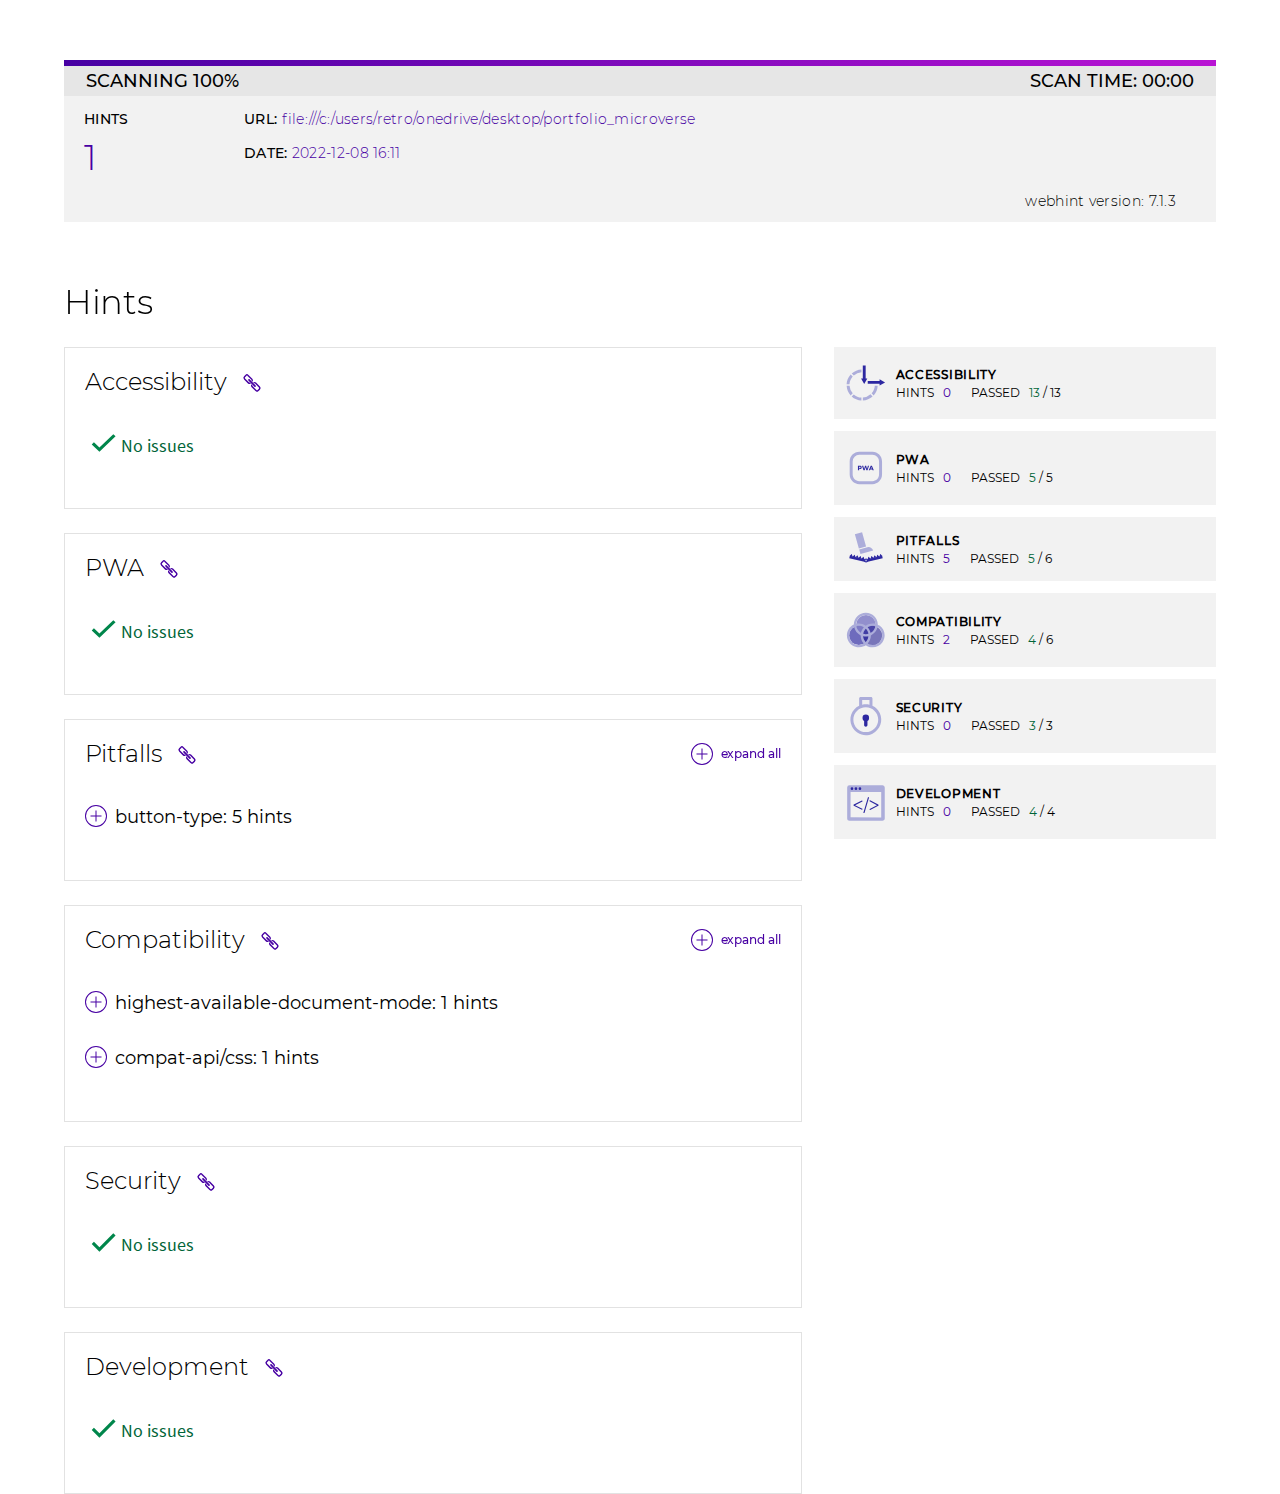
<file: hint-report/file--C--Users-Retro-OneDrive-Desktop-Portfolio_Microverse.html>
<!DOCTYPE html>
<html lang="en">
<head>
    <meta charset="utf-8">
    <title>Webhint</title>
    <meta name="viewport" content="width=device-width, initial-scale=1">
    
    
        <link rel="icon" href="[data-uri]">
    



    
        <style>
            /* Content from file: styles/fonts.css */
            @font-face {
    font-family: "Montserrat";
    font-style: normal;
    font-weight: 300;
    src: local("Montserrat Light"), local("Montserrat-Light"), url('[data-uri]') format("woff2"), url('[data-uri]') format("woff");
    unicode-range: U+0000-00FF, U+0131, U+0152-0153, U+02BB-02BC, U+02C6, U+02DA, U+02DC, U+2000-206F, U+2074, U+20AC, U+2122, U+2191, U+2193, U+2212, U+2215, U+FEFF, U+FFFD;
}

@font-face {
    font-family: "Montserrat";
    font-style: normal;
    font-weight: 400;
    src: local("Montserrat Regular"), local("Montserrat-Regular"), url('[data-uri]') format("woff2"), url('[data-uri]') format("woff");
    unicode-range: U+0000-00FF, U+0131, U+0152-0153, U+02BB-02BC, U+02C6, U+02DA, U+02DC, U+2000-206F, U+2074, U+20AC, U+2122, U+2191, U+2193, U+2212, U+2215, U+FEFF, U+FFFD;
}

@font-face {
    font-family: "Montserrat";
    font-style: normal;
    font-weight: 500;
    src: local("Montserrat Medium"), local("Montserrat-Medium"), url('[data-uri]') format("woff2"), url('[data-uri]') format("woff");
    unicode-range: U+0000-00FF, U+0131, U+0152-0153, U+02BB-02BC, U+02C6, U+02DA, U+02DC, U+2000-206F, U+2074, U+20AC, U+2122, U+2191, U+2193, U+2212, U+2215, U+FEFF, U+FFFD;
}

@font-face {
    font-family: "Source Sans Pro";
    font-style: normal;
    font-weight: 400;
    src: local("Source Sans Pro Regular"), local("SourceSansPro-Regular"), url('[data-uri]') format("woff2"), url('[data-uri]') format("woff");
    unicode-range: U+0000-00FF, U+0131, U+0152-0153, U+02BB-02BC, U+02C6, U+02DA, U+02DC, U+2000-206F, U+2074, U+20AC, U+2122, U+2191, U+2193, U+2212, U+2215, U+FEFF, U+FFFD;
}

        </style>
    
        <style>
            /* Content from file: styles/base.css */
            /*
 *	BASE
 * =============================================
 */

* {
    box-sizing: border-box;
    margin: 0;
    padding: 0;
}

a {
    text-decoration: none;
}

a:hover {
    text-decoration: underline;
}

button, input, select {
    font: inherit;
}

img {
    border: 0;
}

/* Style focusable elements that need focus ring. Others reset and receive border styles in controls/color.css */
a:focus,
li:focus,
ul:focus,
button:focus,
summary:focus,
[tabindex="0"]:focus {
    outline: 1px dashed;
}

/*
Vertical rhythm
Sets a margin on select block level elements that have a previous sibling.
 */

* + p,
* + ol,
* + ul,
* + dl,
* + fieldset,
* + label,
* + pre,
* + blockquote,
* + img {
    margin-top: 2.4rem;
}

        </style>
    
        <style>
            /* Content from file: styles/controls.css */
            /*
 * BUTTONS
 * ---------------------------------------------
 */

button,
a.button {
    min-width: 16rem;
    max-width: 100%;
    border: 1px solid transparent;

    /* needed to override Chrome styles */
    border-radius: 0;
    padding: 1.2rem 1.6rem;

    color: #fff;
    letter-spacing: .1rem;
    text-transform: uppercase;

    overflow: hidden;
    white-space: nowrap;
    text-overflow: ellipsis;

    /* needed for .button as doesn’t always get default control behaviours */
    display: inline-block;
    text-align: center;
    cursor: pointer;
}

button:hover,
button:focus,
.button:hover,
.button:focus {
    border-color: hsla(0, 0%, 0%, .4);
}

button:active,
.button:active {
    border-color: transparent;
    background-color: hsla(0, 0%, 0%, .4);
}

        </style>
    
        <style>
            /* Content from file: styles/type.css */
            /*
 * TYPOGRAPHY
 * =============================================
 */

/*
    Base font size: 10px for easy rem to px conversion.
    Use % so if user increases their default font-size, it doesn’t wipe that out
*/
html {
    font-size: 62.5%;
}

/* use em rather than rem due to IE9–10 rem in font shorthand bug. */
body {
    font: 1.8em/1.4 base, "Source Sans Pro", Verdana, sans-serif;
}

/*	Headings and Captions */

/* only elements get top margin. Semantic classes only get the font/text styles */
h1,
h2,
h3,
h4,
h5,
button,
legend,
.headline,
.heading,
.subheading,
.title,
.subtitle,
.subtitle--alt,
.caption--alt,
.button,
.button--alt,
.scan-heading,
.category,
.rule-list,
.rule-title,
.rule-tile__category,
[class*="-badge"],
.scan-overview,
.docs-button,
.anchor-top,
.feature__cta {
    font-family: "Montserrat", sans-serif;
}


h1,
h2,
.headline,
.heading,
.scan-heading {
    letter-spacing: -.01em;

    position: relative;
    max-width: 64rem;
    z-index: 1;
}

.headline::before,
.heading::before {
    content: "";
    position: absolute;
    left: 0;
    top: -.5rem;
    height: .5rem;
    width: 5rem;
}

h1,
h2,
h3,
h6,
caption,
.headline,
.heading,
.subheading,
.title,
.subcaption {
    font-weight: 300;
    line-height: 1.2;
}

h3,
h4,
.title,
.subtitle,
.subtitle--alt {
    font-weight: 300;
}

h2,
.subheading {
    font-size: 2.6rem;
}

h3,
.title,
.scan-heading {
    font-size: 2rem;
}

h4,
caption,
.subtitle {
    font-size: 1.8rem;
}

@media (min-width: 48em) {

    h2,
    .subheading {
        font-size: 3.4rem;
    }

    h3,
    .title {
        font-size: 2.4rem;
    }

    h4,
    caption,
    .subtitle {
        font-size: 2rem;
    }

}

/* Maximum line lengths */
details,
p,
li {
    max-width: 64rem;
}

        </style>
    
        <style>
            /* Content from file: styles/layouts.css */
            /*
 * LAYOUTS
 * =============================================
 * @Dependencies: base.css, structure.css
 */

.container::after,
.layout::after,
.module::after {
    display: block;
    clear: both;
    content: "";
}

.layout {
    margin-right: 0;
    margin-left: 0;
}

.module {
    margin-top: 2.4rem;
    width: 100%;
}

.module:first-child {
    margin-top: 0;
}

@media (min-width: 33.75em) {

    .layout {
        margin-right: -1.2rem;
        margin-left: -1.2rem;
    }

    .module {
        float: left;
        padding-right: 1.2rem;
        padding-left: 1.2rem;
    }

}

@media (min-width: 48em) {

    .layout {
        margin-left: -1.6rem;
        margin-right: -1.6rem;
    }

    .module {
        padding-right: 1.6rem;
        padding-left: 1.6rem;
    }

}

/* Primary + Secondary */

@media (min-width: 48em) {

    .module--primary,
    .module--secondary {
        float: left;
        width: 50%;
        margin-top: 0;
    }

    .layout--basic--alt .module--secondary,
    .layout--basic--offset--alt .module--secondary {
        float: right;
    }

}

@media (min-width: 60em) {

    .layout--basic .module--primary,
    .layout--basic--alt .module--primary {
        width: 62.5%;
    }

    .layout--basic .module--secondary,
    .layout--basic--alt .module--secondary {
        width: 33.333%;
    }

    .layout--basic--offset .module--primary,
    .layout--basic--offset--alt .module--primary {
        width: 58.333%;
    }

    .layout--basic--offset .module--secondary,
    .layout--basic--offset--alt .module--secondary {
        width: 37.5%;
    }

}

        </style>
    
        <style>
            /* Content from file: styles/structure.css */
            /*
 * BASIC STRUCTURE
 * =============================================
 * @Dependencies: base.css
 */

body {
    overflow-x: hidden;
}

/* Limit widths */
hr,
.container {
    max-width: 144rem;
}

/* Standard sections and subsections */
.section,
hr {
    margin-top: 4.8rem;
}



/*
Containing element goes INSIDE sections,
as some sections are full-bleed on the page.
 */

.container {
    width: 100%;
    padding-right: 1rem;
    padding-left: 1rem;
}

.container .container,
.container hr {
    width: auto;
}

@media (min-width: 48em) {

    .content > header,
    .section,
    hr {
        margin-top: 6rem;
    }

}

/* @TODO: Revert to 56.2em when extensions is removed from header */
@media (min-width: 58em) {

    hr,
    .container {
        width: 90%;
        margin-right: auto;
        margin-left: auto;
        padding-right: 0;
        padding-left: 0;
    }

}

        </style>
    
        <style>
            /* Content from file: styles/anchor-top.css */
            a.anchor-top {
    position: fixed;
    right: 2.4rem;
    bottom: 2.4rem;

    width: 5rem;
    height: 6rem;

    padding: 3.3rem 1.2rem 1rem 1.2rem;

    font-size: 1.3rem;
    background: hsla(266, 100%, 32%, .7);
    color: #fff;
    text-transform: uppercase;

    border-radius: .4rem;
}

a.anchor-top:hover, a.anchor-top:focus {
    background: hsla(266, 100%, 32%, .8);
    text-decoration: none;
}

a.anchor-top:focus {
    outline: 1px dashed #4700a3;
}

a.anchor-top:active {
    background: hsla(266, 100%, 32%, 1);
}

a.anchor-top::before {
    content: url('[data-uri]');
    display: inline-block;
    position: absolute;
    width: 2.5rem;
    top: 1.4rem;
    left: 0;
    padding: 0 1.25rem;
}

        </style>
    
        <style>
            /* Content from file: styles/scan/scan-results.css */
            /*
* SCAN RESULTS
* =============================================
* @Dependencies: base.css, structure.css, type.css
*/

.menu-open {
    overflow: hidden;
}

/* SCAN OVERVIEW */

.scan-overview {
    margin-bottom: 2.4rem;
    width: 100%;
}

.scan-overview__status {
    background-color: #e6e6e6;
    display: flex;
    font-size: 1.8rem;
    font-weight: 500;
    justify-content: space-between;
    line-height: 1.8rem;
    margin: 0;
    padding: 1.2rem 2.2rem .6rem;
    position: relative;
    text-transform: uppercase;
}

.scan-overview__status * {
    margin-top: 0;
}

.scan-overview__progress-bar {
    background-image: linear-gradient(270deg, #4700a3, #b914d4);
    background-size: 300%;
    height: 6px;
    left: 0;
    position: absolute;
    top: 0;
    transition: width 1s 0s linear;
    width: 0;
    animation: progressBarAnimation 2s ease infinite;
}

.scan-overview__progress-bar.end-animation {
    animation: none;
    background-size: 100%;
    background-image: linear-gradient(to right, #4700a3, #b914d4);
}

@keyframes progressBarAnimation {

    0% {
        background-position: 0% 50%
    }
    50% {
        background-position: 100% 50%
    }
    100% {
        background-position: 0% 50%
    }

}

.scan-overview--details {
    background-color: #f2f2f2;
    padding: 1.4rem 2rem;
    position: relative;
}

.scan-overview--debug-details {
    display: flex;
}

.scan-overview__scan-time {
    display: none;
    margin: 0;
}

.scan-overview--version {
    margin-right: 2rem;
}

.scan-overview--version .scan-overview__subheader,
.scan-overview--config .scan-overview__subheader {
    text-transform: none;
}

.scan-overview__subheader {
    font-size: 1.4rem;
    font-weight: 500;
    letter-spacing: .03rem;
    margin-top: 1.4rem;
    max-width: none;
    text-transform: uppercase;
}

.scan-overview__subheader span {
    color: #4700a3;
    font-weight: 300;
}

.scan-overview--debug-details .scan-overview__subheader {
    color: #000;
    font-weight: 300;
}

.scan-overview--debug-details .scan-overview__subheader span {
    color: #000;
}

.overview--url__url {
    text-transform: lowercase;
}

[class*="scan-overview__body--"] {
    font-size: 4.8rem;
    font-weight: 200;
    letter-spacing: .03rem;
    margin-right: 1rem;
    margin-top: .2rem;
    min-width: 15rem;
    text-transform: uppercase;
}

.scan-overview__body--purple {
    color: #4700a3;
}

.scan-overview__body__permalink {
    overflow-wrap: break-word;
    word-wrap: break-word;
}

.scan-overview__body__permalink .permalink-content {
    text-transform: none;
}

.permalink-copy {
    background-color: transparent;
    font-weight: 300;
    min-width: 2rem;
    padding: 0;
    text-align: left;
    white-space: normal;
}

.permalink-copy img {
    vertical-align: middle;
    width: 2rem;
}

.scan-overview__body__link {
    color: #000;
    display: inline-block;
    font-weight: 300;
}

@media (min-width: 33.75em) {

    .scan-overview--details {
        display: flex;
        justify-content: flex-start;
        padding-bottom: 4rem;
    }

    .scan-overview--more-details {
        display: flex;
        flex-wrap: wrap;
        justify-content: flex-start;
    }

    .scan-overview--scan-links {
        margin-right: 2rem;
    }

    .scan-overview__scan-time {
        display: block;
    }

    .scan-overview--scan-links .scan-overview__subheader {
        margin-bottom: 1.4rem;
    }

    .scan-overview--debug-details {
        bottom: 1rem;
        position: absolute;
        right: 2rem;
    }

    .scan-overview__subheader {
        margin-top: 0;
    }
}

@media (min-width: 58em) {
    [class*="scan-overview__body--"] {
        font-size: 3.6rem;
    }
}

/* OVERVIEW TILES */

.module.module--categories {
    margin-top: 0;
    width: 100%;
}

.rule-categories {
    position: fixed;
    left: 0;
    padding: 0 2rem;
    width: 100%;
    background-color: #fff;
    z-index: 5;
    bottom: calc(-100% + 5rem);
    height: calc(100% - 5rem);
    transition: bottom .5s ease-out;
}

.rule-categories.open {
    bottom: 5rem;
}

.rule-categories a {
    text-decoration: none;
}

.rule-tile--wrapper {
    border: 1px solid #979797;
    border-top: none;
    display: block;
}

.rule-tile--wrapper:first-child {
    border-top: 1px solid #979797;
}

.rule-tile {
    align-items: center;
    background-color: #f2f2f2;
    color: #000;
    display: flex;
    justify-content: space-evenly;
    padding: 1.2rem;
}

.rule-icon {
    margin-top: 0;
    max-width: 3.1rem;
    width: 100%;
}

a > .rule-tile:hover {
    background-color: rgba(64, 69, 221, 0.2);
    text-decoration: none;
}

.rule-tile__category {
    color: #000;
    flex: 1;
    font-size: 1.2rem;
    font-weight: 600;
    letter-spacing: .07rem;
    margin: 0 0 0 1rem;
    max-width: 19rem;
    text-transform: uppercase;
    white-space: nowrap;
}

.rule-tile__hints {
    color: #4700a3;
}

.rule-tile__passed {
    color: #006538;
}

.rule-tile__info {
    align-items: center;
    display: flex;
    flex-grow: 1;
    justify-content: space-between;
}

.rule-tile__results {
    display: flex;
    flex: 1;
    justify-content: space-around;
}

.rule-tile__result-wrapper {
    margin-left: 2.4rem;
    text-align: center;
}

.rule-tile__result-wrapper p {
    margin: 0;
}

.rule-tile__sub-category {
    /* move to type.css */
    font-family: "Montserrat", sans-serif;
    font-size: 1.4rem;
    font-weight: 500;
    flex: 1;
    text-transform: uppercase;
}

.show-categories {
    background-color: #4713a0;
    bottom: 0;
    height: 5rem;
    left: 0;
    position: fixed;
    text-transform: uppercase;
    width: 100%;
    z-index: 10;
}


@media (min-width: 33.75em) {

    .module.module--categories {
        float: none;
    }

    .rule-tile__category {
        font-size: 1.4rem;
    }

    .rule-tile__sub-category {
        font-size: 1.6rem;
        font-weight: 400;
    }

    .rule-icon {
        max-width: 4rem;
        max-height: 5rem;
    }

}

@media (min-width: 48em) {

    .module.module--categories {
        float: right;
        margin-top: 2.4rem;
        position: sticky;
        top: 1rem;
        width: 35%;
    }

    .module.module--results {
        width: 65%;
    }
    .show-categories {
        display: none;
    }

    .rule-categories {
        display: block;
        padding: 0;
        position: static;
    }

    .rule-tile {
        margin: 0 0 1.2rem;
    }

    .rule-tile--wrapper {
        border: none;
    }

    .rule-tile--wrapper:first-child {
        border-top: none;
    }

}

@media (min-width: 48em) and (max-width: 82.5em) {

    .rule-tile__info {
        flex-direction: column;
        justify-content: center;
        align-items: start;
    }

    .rule-tile__category {
        font-size: 1.2rem;
    }

    .rule-tile__results {
        justify-content: start;
        line-height: 1.3rem;
        margin-left: 1rem;
        width: 100%;
    }

    .rule-tile__result-wrapper {
        margin: 0;
    }

    .rule-tile__result-wrapper:first-child {
        margin-right: 2rem;
    }

    .rule-tile__result-wrapper p {
        display: inline-block;
    }

    .rule-tile__result-wrapper p span {
        margin-left: .5rem;
    }

    .rule-tile__sub-category {
        font-size: 1.2rem;
    }

}

/* SCAN DETAILS */

.rule-result {
    border: 1px solid #e2e2e2;
    margin-top: 2.4rem;
    padding: 2rem;
}

.rule-result--category {
    align-items: center;
    display: flex;
    justify-content: space-between;
    margin-bottom: 3.6rem;
}

.hint-link::after {
	position: absolute;
	content: url('[data-uri]');
	display: inline-block;
	width: 2rem;
	margin-top: .3rem;
	margin-left: 1.5rem;
}

.button-expand-all {
    background: rgba(255, 255, 255, 0) url('[data-uri]') 0 0 no-repeat;
    border: 0;
    color: #4700a3;
    font-size: 1.2rem;
    font-weight: 500;
    height: 2.2rem;
    letter-spacing: -.1px;
    line-height: 2.2rem;
    min-width: 0;
    padding: 0 0 0 3rem;
    position: relative;
}

.button-expand-all.closed {
    background-position: 0 -2.2rem;
}

.rule-result h3 {
    display: flex;
    text-transform: capitalize;
}

.rule-result--details {
    /* display: block; is necessary for Edge */
    display: block;
    margin-bottom: 3rem;
    max-width: none;
    width: 100%;
}

.rule-result--details > .rule-content {
    display: none;
}

.rule-result--details[open] > .rule-content {
    display: block;
}

.rule-title {
    cursor: pointer;
    font-size: 1.8rem;
    font-weight: 400;
    padding-left: 3rem;
    list-style: none;
}

.rule-title::-webkit-details-marker {
    display: none;
}

.rule-title::before {
    background: url('[data-uri]') no-repeat 0 -22px;
    content: "";
    height: 22px;
    position: absolute;
    width: 22px;
    margin-left: -3rem;
}

.rule-result--details[open] .rule-title::before {
    background-position: 0 0;
}

.rule-content {
    border-top: 1px solid #979797;
    display: flex;
    flex-flow: column;
    margin-top: .8rem;
}

.rule-result--details__hint-number {
    color: #4700a3;
}

.rule-result--details__hint-link,
.rule-result--details__hint-link:visited {
    color: #4700a3;
}

.rule-doc-buttons {
    background-color: #fff;
    padding-top: 1rem;
    position: sticky;
    top: 0;
    z-index: 1;
}

.rule-doc-button {
    background: #4700a3;
    display: inline-block;
    font-size: 1.4rem;
    font-weight: 500;
    padding: .6rem 3.5rem .6rem 1rem;
    position: relative;
    text-decoration: none;
}

.rule-doc-button,
.rule-doc-button:visited {
    color: #fff;
}

.rule-doc-button:nth-child(2) {
    margin-left: 1rem;
}

.rule-doc-icon {
    background: url('[data-uri]') no-repeat right center;
    height: 100%;
    position: absolute;
    right: 1rem;
    top: 0;
    width: 20px;
}

button {
    text-transform: none;
}

.rule-result--details__body {
    padding: 1.4rem 0;
    margin-left: 3rem;
}

.rule-result--details__body p {
    overflow-wrap: break-word;
    word-wrap: break-word;
}

.rule-result--details__body > * {
    margin-top: 2rem;
}

.rule-result--details__body code {
    background-color: hsla(238, 65%, 90%, .6);
    border-radius: .3rem;
    padding: .2rem .4rem;
}

.rule-result__code {
    background-color: #f4f4f4;
    margin-top: 3rem;
    padding: 2.4rem;
    /* Hanlde long urls */
    overflow-wrap: break-word;
    word-wrap: break-word;
    -ms-word-break: break-all;
    word-break: break-word;
    /* Adds a hyphen where the word breaks, if supported (No Blink) */
    -ms-hyphens: auto;
    -moz-hyphens: auto;
    -webkit-hyphens: auto;
    hyphens: auto;
}

.rule-result__code code {
    background-color: #f4f4f4;
}

/* RULE RESULT MESSAGES */

.rule-result__message--compiling {
    color: #4700a3;
    margin-top: -2.6rem;
}

.rule-result__message--compiling p,
.rule-result__message--compiling__loader {
    display: inline-block;
}

.rule-result__message--compiling p {
    padding-left: 1.6rem;
}

.rule-result__message--compiling__loader {
    animation: spin 2s linear infinite;
    border: 3px solid #f3f3f3;
    border-radius: 50%;
    border-top: 3px solid #4700a3;
    height: 2.5rem;
    width: 2.5rem;
}

.rule-result__doc--list {
    padding-left: 2rem;
    margin-top: 0;
}

/* RESULTS LOADER ANIMATION */

@keyframes spin {

    0% {
        transform: rotate(0deg);
    }
    100% {
        transform: rotate(360deg);
    }

}

.rule-result__message--passed {
    color: #006538;
    padding-left: 3.6rem;
}

.rule-result__message--passed::before {
    content: url('[data-uri]');
    height: .5rem;
    position: absolute;
    width: 2.5rem;
    margin-left: -3rem;
}

/* INTEGRATION MESSAGES */

.rule-result--details__footer-msg {
    margin: 2.4rem 0 2.4rem 3rem;
}

.rule-result--details__footer-msg p {
    display: inline-block;
}

.rule-result--details__footer-msg img {
    margin-left: 1.2rem;
    margin-top: 0;
    vertical-align: middle;
    width: 15rem;
}

.rule-result--details__footer-msg img.axe-logo {
    width: 7rem;
}

/* SCAN QUEUE */

.scan-queue-bg-wrap {
    background-color: #3035a6;
    color: #fff;
    padding-bottom: 6rem;
}

.scan-queue-bg-wrap .breadcrumb ul,
.scan-queue-bg-wrap .breadcrumb ul a,
.scan-queue-bg-wrap > .subtitle {
    color: #fff;
}

.scan-queue__permalink {
    background-color: #fff;
    color: #000;
    max-width: 64rem;
    margin: 2.4rem 0;
    padding: 2.4rem;
    word-break: break-all;
}

/* SCAN ERROR */

.scanner-cta {
    position: relative;
}

.scanner-cta__link::after {
    content: url('[data-uri]');
    display: inline-block;
    left: 21rem;
    margin-top: .2rem;
    position: absolute;
    width: .8rem;
}

.scan-error {
    margin-top: 2.4rem;
}

/* PRINT STYLES */

@media print {

    .rule-categories {
        position: relative;
        margin: 1.2rem 0 0 0;
        padding: 0;
    }

    .show-categories {
        display: none;
    }

    .rule-tiles {
        padding: .6rem 1.2rem;
    }

    .button-expand-all {
        display: none;
    }

    .rule-doc-buttons {
        position: relative;
    }

    .rule-doc-button,
    .rule-doc-button:nth-child(2) {
        border: 1px solid #4700a3;
        color: #4700a3;
        background-color: #fff;
        padding: .6rem;
    }

    .rule-doc-icon {
        display: none;
    }

    .rule-result--details,
    .rule-result--details__hint-link,
    .rule-result--details__footer-msg {
        font-size: 75%;
    }

    .rule-result--details__body {
        border-top: 1px solid #d6d6d6;
    }

    .rule-content div:nth-child(2) {
        border-top: none;
    }

    .rule-result--details__body p {
        margin: .6rem 0 0 0;
    }

    .rule-result__code {
        border: 1px solid #d6d6d6;
        margin: 1.2rem 0 0 0;
        padding: 1.2rem;
    }

    .rule-result--details__footer-msg {
        margin: .6rem 0 1.2rem 3rem;
    }

    .rule-result--details__footer-msg img.axe-logo {
        width: 3rem;
    }

    .rule-title {
        padding-left: 0;
    }

    .hint-link::after,
    .rule-title::before {
        display: none;
    }

}

        </style>
    
        <style>
            /* Content from file: styles/highlight/default.min.css */
            .hljs{display:block;overflow-x:auto;padding:0.5em;background:#F0F0F0}.hljs,.hljs-subst{color:#444}.hljs-comment{color:#888888}.hljs-keyword,.hljs-attribute,.hljs-selector-tag,.hljs-meta-keyword,.hljs-doctag,.hljs-name{font-weight:bold}.hljs-type,.hljs-string,.hljs-number,.hljs-selector-id,.hljs-selector-class,.hljs-quote,.hljs-template-tag,.hljs-deletion{color:#880000}.hljs-title,.hljs-section{color:#880000;font-weight:bold}.hljs-regexp,.hljs-symbol,.hljs-variable,.hljs-template-variable,.hljs-link,.hljs-selector-attr,.hljs-selector-pseudo{color:#BC6060}.hljs-literal{color:#78A960}.hljs-built_in,.hljs-bullet,.hljs-code,.hljs-addition{color:#397300}.hljs-meta{color:#1f7199}.hljs-meta-string{color:#4d99bf}.hljs-emphasis{font-style:italic}.hljs-strong{font-weight:bold}
        </style>
    
</head>
<body>
    <div class="section container">
    <div class="scan-overview" data-id="1670515905844" id="main">
        <div class="scan-overview__status">
            <div id="scan-percentage-bar" class="scan-overview__progress-bar end-animation" style="width: 100%"></div>
            <p>scanning <span id="scan-percentage">100%</span></p>
            <p class="scan-overview__scan-time">
                scan time: <span id="scan-time">00:00</span>
            </p>
        </div>
        <div class="scan-overview--details">
            <div class="scan-overview--hints">
                <p class="scan-overview__subheader">hints</p>
                <p class="scan-overview__body--purple large" id="total-hints">1</p>
            </div>
            <div class="scan-overview--more-details">
                <div class="scan-overview--scan-links">
                    <div class="scan-overview--url">
                        <p class="scan-overview__subheader">url: <span class="overview--url__url">file:///C:/Users/Retro/OneDrive/Desktop/Portfolio_Microverse</span></p>
                    </div>
                    
                        <div class="scan-overview--time-stamp">
                            <p class="scan-overview__subheader">Date: <span id="scan-date" class="overview--time-stamp__time-stamp" data-date="2022-12-08T16:11:45.541Z">2022-12-08T16:11:45.541Z</span></p>
                        </div>
                    
                </div>
                
            </div>
            <div class="scan-overview--debug-details">
                <div class="scan-overview--version">
                    <p class="scan-overview__subheader">webhint version: <span id="version">7.1.3</span></p>
                </div>
                
            </div>
        </div>
    </div>
    
    <section id="results-container" class="section container" aria-labelledby="hints" aria-live="polite">
        <h2 id="hints">Hints</h2>
        <div class="layout layout--basic--offset--alt">
            <div class="module module--secondary module--categories">
                <button aria-control="categories-list" class="show-categories" id="show-categories">Jump to category</button>
                <div class="rule-categories" id="categories-list">
                                            <a class="rule-tile--wrapper" id="summary-accessibility" href="#category-accessibility">
    <div class="rule-tile">
        <img src="[data-uri]" class="rule-icon" alt="" role="presentation">
        <div class="rule-tile__info">
            <p class="rule-tile__category">Accessibility</p>
            <div class="rule-tile__results">
                <div class="rule-tile__result-wrapper">
                    <p class="rule-tile__sub-category">hints</p>
                    <p class="rule-tile__sub-category rule-tile__hints"><span>0</span></p>
                </div>
                <div class="rule-tile__result-wrapper">
                    <p class="rule-tile__sub-category">passed</p>
                    <p class="rule-tile__sub-category"><span class="rule-tile__passed">13</span>&nbsp;/&nbsp;13</p>
                </div>
            </div>
        </div>
    </div>
</a>

                                            <a class="rule-tile--wrapper" id="summary-pwa" href="#category-pwa">
    <div class="rule-tile">
        <img src="[data-uri]" class="rule-icon" alt="" role="presentation">
        <div class="rule-tile__info">
            <p class="rule-tile__category">PWA</p>
            <div class="rule-tile__results">
                <div class="rule-tile__result-wrapper">
                    <p class="rule-tile__sub-category">hints</p>
                    <p class="rule-tile__sub-category rule-tile__hints"><span>0</span></p>
                </div>
                <div class="rule-tile__result-wrapper">
                    <p class="rule-tile__sub-category">passed</p>
                    <p class="rule-tile__sub-category"><span class="rule-tile__passed">5</span>&nbsp;/&nbsp;5</p>
                </div>
            </div>
        </div>
    </div>
</a>

                                            <a class="rule-tile--wrapper" id="summary-pitfalls" href="#category-pitfalls">
    <div class="rule-tile">
        <img src="[data-uri]" class="rule-icon" alt="" role="presentation">
        <div class="rule-tile__info">
            <p class="rule-tile__category">Pitfalls</p>
            <div class="rule-tile__results">
                <div class="rule-tile__result-wrapper">
                    <p class="rule-tile__sub-category">hints</p>
                    <p class="rule-tile__sub-category rule-tile__hints"><span>5</span></p>
                </div>
                <div class="rule-tile__result-wrapper">
                    <p class="rule-tile__sub-category">passed</p>
                    <p class="rule-tile__sub-category"><span class="rule-tile__passed">5</span>&nbsp;/&nbsp;6</p>
                </div>
            </div>
        </div>
    </div>
</a>

                                            <a class="rule-tile--wrapper" id="summary-compatibility" href="#category-compatibility">
    <div class="rule-tile">
        <img src="[data-uri]" class="rule-icon" alt="" role="presentation">
        <div class="rule-tile__info">
            <p class="rule-tile__category">Compatibility</p>
            <div class="rule-tile__results">
                <div class="rule-tile__result-wrapper">
                    <p class="rule-tile__sub-category">hints</p>
                    <p class="rule-tile__sub-category rule-tile__hints"><span>2</span></p>
                </div>
                <div class="rule-tile__result-wrapper">
                    <p class="rule-tile__sub-category">passed</p>
                    <p class="rule-tile__sub-category"><span class="rule-tile__passed">4</span>&nbsp;/&nbsp;6</p>
                </div>
            </div>
        </div>
    </div>
</a>

                                            <a class="rule-tile--wrapper" id="summary-security" href="#category-security">
    <div class="rule-tile">
        <img src="[data-uri]" class="rule-icon" alt="" role="presentation">
        <div class="rule-tile__info">
            <p class="rule-tile__category">Security</p>
            <div class="rule-tile__results">
                <div class="rule-tile__result-wrapper">
                    <p class="rule-tile__sub-category">hints</p>
                    <p class="rule-tile__sub-category rule-tile__hints"><span>0</span></p>
                </div>
                <div class="rule-tile__result-wrapper">
                    <p class="rule-tile__sub-category">passed</p>
                    <p class="rule-tile__sub-category"><span class="rule-tile__passed">3</span>&nbsp;/&nbsp;3</p>
                </div>
            </div>
        </div>
    </div>
</a>

                                            <a class="rule-tile--wrapper" id="summary-development" href="#category-development">
    <div class="rule-tile">
        <img src="[data-uri]" class="rule-icon" alt="" role="presentation">
        <div class="rule-tile__info">
            <p class="rule-tile__category">Development</p>
            <div class="rule-tile__results">
                <div class="rule-tile__result-wrapper">
                    <p class="rule-tile__sub-category">hints</p>
                    <p class="rule-tile__sub-category rule-tile__hints"><span>0</span></p>
                </div>
                <div class="rule-tile__result-wrapper">
                    <p class="rule-tile__sub-category">passed</p>
                    <p class="rule-tile__sub-category"><span class="rule-tile__passed">4</span>&nbsp;/&nbsp;4</p>
                </div>
            </div>
        </div>
    </div>
</a>

                    
                </div>
            </div>
            <div class="module module--primary module--results">
                                    <section class="rule-result" id="accessibility">
    <div class="rule-result--category">
        <h3 id="category-accessibility">Accessibility <a href="#category-accessibility" class="hint-link" title="Accessibility"></a></h3>
        
    </div>
    
        <div class="rule-result--details">
    <div class="rule-result__message--passed">
        <p>No issues</p>
    </div>
</div>

    
</section>

                                    <section class="rule-result" id="pwa">
    <div class="rule-result--category">
        <h3 id="category-pwa">PWA <a href="#category-pwa" class="hint-link" title="PWA"></a></h3>
        
    </div>
    
        <div class="rule-result--details">
    <div class="rule-result__message--passed">
        <p>No issues</p>
    </div>
</div>

    
</section>

                                    <section class="rule-result" id="pitfalls">
    <div class="rule-result--category">
        <h3 id="category-pitfalls">Pitfalls <a href="#category-pitfalls" class="hint-link" title="Pitfalls"></a></h3>
        
            <button title="expand" class="button-expand-all expanded">close all</button>

        
    </div>
    
        
            <details open class="rule-result--details" id="button-type" aria-expanded="true" role="group">
    <summary class="rule-title" title="show button-type&#39;s result details" role="button">button-type: 5 hints</summary>
    <div class="rule-content">
        
        <div class="rule-doc-buttons">
            <a class="rule-doc-button" rel="noopener noreferrer" target="_blank" href="https://webhint.io/docs/user-guide/hints/hint-button-type/#why-is-this-important"
                title="button-type - Why is this important">
                Why is this important <span class="rule-doc-icon"></span>
            </a>

            <a class="rule-doc-button" rel="noopener noreferrer" target="_blank" href="https://webhint.io/docs/user-guide/hints/hint-button-type/#examples-that-pass-the-hint"
                title="button-type - How to fix it">
                How to fix it <span class="rule-doc-icon"></span>
            </a>
        </div>
        
        
            <div class="rule-result--details__body">
                <p id="hint-button-type-1">
                    <span class="rule-result--details__hint-number">hint #1:</span> Button type attribute has not been set. <a href="#hint-button-type-1" class="hint-link" title="button-type: hint #1"></a>
                </p>
                
                <p>
                    <a class="rule-result--details__hint-link" target="_blank" rel="noopener noreferrer" href="file:///C:/Users/Retro/OneDrive/Desktop/Portfolio_Microverse/Index.html">
                        file:///C:/Users/Retro … Microverse/Index.html
                    </a>
                </p>
                
                
                <div class="rule-result__code">
                    <code class="">&lt;button class=&#34;button&#34;&gt;See Project&lt;/button&gt;</code>
                </div>
                
                
            </div>
            
        
            <div class="rule-result--details__body">
                <p id="hint-button-type-2">
                    <span class="rule-result--details__hint-number">hint #2:</span> Button type attribute has not been set. <a href="#hint-button-type-2" class="hint-link" title="button-type: hint #2"></a>
                </p>
                
                <p>
                    <a class="rule-result--details__hint-link" target="_blank" rel="noopener noreferrer" href="file:///C:/Users/Retro/OneDrive/Desktop/Portfolio_Microverse/Index.html">
                        file:///C:/Users/Retro … Microverse/Index.html
                    </a>
                </p>
                
                
                <div class="rule-result__code">
                    <code class="">&lt;button&gt;See Project&lt;/button&gt;</code>
                </div>
                
                
            </div>
            
        
            <div class="rule-result--details__body">
                <p id="hint-button-type-3">
                    <span class="rule-result--details__hint-number">hint #3:</span> Button type attribute has not been set. <a href="#hint-button-type-3" class="hint-link" title="button-type: hint #3"></a>
                </p>
                
                <p>
                    <a class="rule-result--details__hint-link" target="_blank" rel="noopener noreferrer" href="file:///C:/Users/Retro/OneDrive/Desktop/Portfolio_Microverse/Index.html">
                        file:///C:/Users/Retro … Microverse/Index.html
                    </a>
                </p>
                
                
                <div class="rule-result__code">
                    <code class="">&lt;button&gt;See Project&lt;/button&gt;</code>
                </div>
                
                
            </div>
            
        
            <div class="rule-result--details__body">
                <p id="hint-button-type-4">
                    <span class="rule-result--details__hint-number">hint #4:</span> Button type attribute has not been set. <a href="#hint-button-type-4" class="hint-link" title="button-type: hint #4"></a>
                </p>
                
                <p>
                    <a class="rule-result--details__hint-link" target="_blank" rel="noopener noreferrer" href="file:///C:/Users/Retro/OneDrive/Desktop/Portfolio_Microverse/Index.html">
                        file:///C:/Users/Retro … Microverse/Index.html
                    </a>
                </p>
                
                
                <div class="rule-result__code">
                    <code class="">&lt;button class=&#34;button-btn&#34;&gt;See Project&lt;/button&gt;</code>
                </div>
                
                
            </div>
            
        
            <div class="rule-result--details__body">
                <p id="hint-button-type-5">
                    <span class="rule-result--details__hint-number">hint #5:</span> Button type attribute has not been set. <a href="#hint-button-type-5" class="hint-link" title="button-type: hint #5"></a>
                </p>
                
                <p>
                    <a class="rule-result--details__hint-link" target="_blank" rel="noopener noreferrer" href="file:///C:/Users/Retro/OneDrive/Desktop/Portfolio_Microverse/Index.html">
                        file:///C:/Users/Retro … Microverse/Index.html
                    </a>
                </p>
                
                
                <div class="rule-result__code">
                    <code class="">&lt;button class=&#34;button&#34;&gt;Get It Touch&lt;/button&gt;</code>
                </div>
                
                
            </div>
            
        
    </div>
</details>

        
    
</section>

                                    <section class="rule-result" id="compatibility">
    <div class="rule-result--category">
        <h3 id="category-compatibility">Compatibility <a href="#category-compatibility" class="hint-link" title="Compatibility"></a></h3>
        
            <button title="expand" class="button-expand-all expanded">close all</button>

        
    </div>
    
        
            <details open class="rule-result--details" id="highest-available-document-mode" aria-expanded="true" role="group">
    <summary class="rule-title" title="show highest-available-document-mode&#39;s result details" role="button">highest-available-document-mode: 1 hints</summary>
    <div class="rule-content">
        
        <div class="rule-doc-buttons">
            <a class="rule-doc-button" rel="noopener noreferrer" target="_blank" href="https://webhint.io/docs/user-guide/hints/hint-highest-available-document-mode/#why-is-this-important"
                title="highest-available-document-mode - Why is this important">
                Why is this important <span class="rule-doc-icon"></span>
            </a>

            <a class="rule-doc-button" rel="noopener noreferrer" target="_blank" href="https://webhint.io/docs/user-guide/hints/hint-highest-available-document-mode/#examples-that-pass-the-hint"
                title="highest-available-document-mode - How to fix it">
                How to fix it <span class="rule-doc-icon"></span>
            </a>
        </div>
        
        
            <div class="rule-result--details__body">
                <p id="hint-highest-available-document-mode-1">
                    <span class="rule-result--details__hint-number">hint #1:</span> The &#39;x-ua-compatible&#39; meta element should not be specified as it is not needed. <a href="#hint-highest-available-document-mode-1" class="hint-link" title="highest-available-document-mode: hint #1"></a>
                </p>
                
                <p>
                    <a class="rule-result--details__hint-link" target="_blank" rel="noopener noreferrer" href="file:///C:/Users/Retro/OneDrive/Desktop/Portfolio_Microverse/Index.html">
                        file:///C:/Users/Retro … Microverse/Index.html
                    </a>
                </p>
                
                
                <div class="rule-result__code">
                    <code class="">&lt;meta http-equiv=&#34;X-UA-Compatible&#34; content=&#34;IE=edge&#34;&gt;</code>
                </div>
                
                
            </div>
            
        
    </div>
</details>

        
            <details open class="rule-result--details" id="compat-api/css" aria-expanded="true" role="group">
    <summary class="rule-title" title="show compat-api/css&#39;s result details" role="button">compat-api/css: 1 hints</summary>
    <div class="rule-content">
        
        <div class="rule-doc-buttons">
            <a class="rule-doc-button" rel="noopener noreferrer" target="_blank" href="https://webhint.io/docs/user-guide/hints/hint-compat-api/css/#why-is-this-important"
                title="compat-api/css - Why is this important">
                Why is this important <span class="rule-doc-icon"></span>
            </a>

            <a class="rule-doc-button" rel="noopener noreferrer" target="_blank" href="https://webhint.io/docs/user-guide/hints/hint-compat-api/css/#examples-that-pass-the-hint"
                title="compat-api/css - How to fix it">
                How to fix it <span class="rule-doc-icon"></span>
            </a>
        </div>
        
        
            <div class="rule-result--details__body">
                <p id="hint-compat-api/css-1">
                    <span class="rule-result--details__hint-number">hint #1:</span> &#39;width: fit-content&#39; is not supported by Firefox, Firefox for Android. Add &#39;width: -moz-fit-content&#39; to support Firefox 3+, Firefox for Android 4+. <a href="#hint-compat-api/css-1" class="hint-link" title="compat-api/css: hint #1"></a>
                </p>
                
                <p>
                    <a class="rule-result--details__hint-link" target="_blank" rel="noopener noreferrer" href="file:///C:/Users/Retro/OneDrive/Desktop/Portfolio_Microverse/Style.css">
                        file:///C:/Users/Retro … Microverse/Style.css
                    </a>
                </p>
                
                
                <div class="rule-result__code">
                    <code class="css">.button {
    width: fit-content;
}</code>
                </div>
                
                
                <div class="rule-result__doc">
                    <h4>Further Reading</h4>
                    <ul class="rule-result__doc--list">
                        
                            <li><a href="https://developer.mozilla.org/docs/Web/CSS/width" target="_blank" rel="noopener noreferrer">Learn more about this CSS feature on MDN</a></li>
                        
                    </ul>
                </div>
                
            </div>
            
        
    </div>
</details>

        
    
</section>

                                    <section class="rule-result" id="security">
    <div class="rule-result--category">
        <h3 id="category-security">Security <a href="#category-security" class="hint-link" title="Security"></a></h3>
        
    </div>
    
        <div class="rule-result--details">
    <div class="rule-result__message--passed">
        <p>No issues</p>
    </div>
</div>

    
</section>

                                    <section class="rule-result" id="development">
    <div class="rule-result--category">
        <h3 id="category-development">Development <a href="#category-development" class="hint-link" title="Development"></a></h3>
        
    </div>
    
        <div class="rule-result--details">
    <div class="rule-result__message--passed">
        <p>No issues</p>
    </div>
</div>

    
</section>

                
            </div>
        </div>
    </section>
    
</div>

    <a href="#main" class="anchor-top" hidden aria-label="back to top">top</a>

    
        <script>
            /* Content from file: js/highlight/highlight.min.js */
            /* eslint-disable */

/*! highlight.js v9.12.0 | BSD3 License | git.io/hljslicense */
!function(e){var t="object"==typeof window&&window||"object"==typeof self&&self;"undefined"!=typeof exports?e(exports):t&&(t.hljs=e({}),"function"==typeof define&&define.amd&&define([],function(){return t.hljs}))}(function(e){function t(e){return e.replace(/&/g,"&amp;").replace(/</g,"&lt;").replace(/>/g,"&gt;")}function r(e){return e.nodeName.toLowerCase()}function a(e,t){var r=e&&e.exec(t);return r&&0===r.index}function n(e){return E.test(e)}function i(e){var t,r,a,i,s=e.className+" ";if(s+=e.parentNode?e.parentNode.className:"",r=M.exec(s))return w(r[1])?r[1]:"no-highlight";for(s=s.split(/\s+/),t=0,a=s.length;a>t;t++)if(i=s[t],n(i)||w(i))return i}function s(e){var t,r={},a=Array.prototype.slice.call(arguments,1);for(t in e)r[t]=e[t];return a.forEach(function(e){for(t in e)r[t]=e[t]}),r}function c(e){var t=[];return function a(e,n){for(var i=e.firstChild;i;i=i.nextSibling)3===i.nodeType?n+=i.nodeValue.length:1===i.nodeType&&(t.push({event:"start",offset:n,node:i}),n=a(i,n),r(i).match(/br|hr|img|input/)||t.push({event:"stop",offset:n,node:i}));return n}(e,0),t}function o(e,a,n){function i(){return e.length&&a.length?e[0].offset!==a[0].offset?e[0].offset<a[0].offset?e:a:"start"===a[0].event?e:a:e.length?e:a}function s(e){function a(e){return" "+e.nodeName+'="'+t(e.value).replace('"',"&quot;")+'"'}u+="<"+r(e)+N.map.call(e.attributes,a).join("")+">"}function c(e){u+="</"+r(e)+">"}function o(e){("start"===e.event?s:c)(e.node)}for(var l=0,u="",d=[];e.length||a.length;){var b=i();if(u+=t(n.substring(l,b[0].offset)),l=b[0].offset,b===e){d.reverse().forEach(c);do o(b.splice(0,1)[0]),b=i();while(b===e&&b.length&&b[0].offset===l);d.reverse().forEach(s)}else"start"===b[0].event?d.push(b[0].node):d.pop(),o(b.splice(0,1)[0])}return u+t(n.substr(l))}function l(e){return e.v&&!e.cached_variants&&(e.cached_variants=e.v.map(function(t){return s(e,{v:null},t)})),e.cached_variants||e.eW&&[s(e)]||[e]}function u(e){function t(e){return e&&e.source||e}function r(r,a){return new RegExp(t(r),"m"+(e.cI?"i":"")+(a?"g":""))}function a(n,i){if(!n.compiled){if(n.compiled=!0,n.k=n.k||n.bK,n.k){var s={},c=function(t,r){e.cI&&(r=r.toLowerCase()),r.split(" ").forEach(function(e){var r=e.split("|");s[r[0]]=[t,r[1]?Number(r[1]):1]})};"string"==typeof n.k?c("keyword",n.k):k(n.k).forEach(function(e){c(e,n.k[e])}),n.k=s}n.lR=r(n.l||/\w+/,!0),i&&(n.bK&&(n.b="\\b("+n.bK.split(" ").join("|")+")\\b"),n.b||(n.b=/\B|\b/),n.bR=r(n.b),n.e||n.eW||(n.e=/\B|\b/),n.e&&(n.eR=r(n.e)),n.tE=t(n.e)||"",n.eW&&i.tE&&(n.tE+=(n.e?"|":"")+i.tE)),n.i&&(n.iR=r(n.i)),null==n.r&&(n.r=1),n.c||(n.c=[]),n.c=Array.prototype.concat.apply([],n.c.map(function(e){return l("self"===e?n:e)})),n.c.forEach(function(e){a(e,n)}),n.starts&&a(n.starts,i);var o=n.c.map(function(e){return e.bK?"\\.?("+e.b+")\\.?":e.b}).concat([n.tE,n.i]).map(t).filter(Boolean);n.t=o.length?r(o.join("|"),!0):{exec:function(){return null}}}}a(e)}function d(e,r,n,i){function s(e,t){var r,n;for(r=0,n=t.c.length;n>r;r++)if(a(t.c[r].bR,e))return t.c[r]}function c(e,t){if(a(e.eR,t)){for(;e.endsParent&&e.parent;)e=e.parent;return e}return e.eW?c(e.parent,t):void 0}function o(e,t){return!n&&a(t.iR,e)}function l(e,t){var r=v.cI?t[0].toLowerCase():t[0];return e.k.hasOwnProperty(r)&&e.k[r]}function p(e,t,r,a){var n=a?"":L.classPrefix,i='<span class="'+n,s=r?"":R;return i+=e+'">',i+t+s}function m(){var e,r,a,n;if(!N.k)return t(E);for(n="",r=0,N.lR.lastIndex=0,a=N.lR.exec(E);a;)n+=t(E.substring(r,a.index)),e=l(N,a),e?(M+=e[1],n+=p(e[0],t(a[0]))):n+=t(a[0]),r=N.lR.lastIndex,a=N.lR.exec(E);return n+t(E.substr(r))}function f(){var e="string"==typeof N.sL;if(e&&!x[N.sL])return t(E);var r=e?d(N.sL,E,!0,k[N.sL]):b(E,N.sL.length?N.sL:void 0);return N.r>0&&(M+=r.r),e&&(k[N.sL]=r.top),p(r.language,r.value,!1,!0)}function g(){C+=null!=N.sL?f():m(),E=""}function _(e){C+=e.cN?p(e.cN,"",!0):"",N=Object.create(e,{parent:{value:N}})}function h(e,t){if(E+=e,null==t)return g(),0;var r=s(t,N);if(r)return r.skip?E+=t:(r.eB&&(E+=t),g(),r.rB||r.eB||(E=t)),_(r,t),r.rB?0:t.length;var a=c(N,t);if(a){var n=N;n.skip?E+=t:(n.rE||n.eE||(E+=t),g(),n.eE&&(E=t));do N.cN&&(C+=R),N.skip||(M+=N.r),N=N.parent;while(N!==a.parent);return a.starts&&_(a.starts,""),n.rE?0:t.length}if(o(t,N))throw new Error('Illegal lexeme "'+t+'" for mode "'+(N.cN||"<unnamed>")+'"');return E+=t,t.length||1}var v=w(e);if(!v)throw new Error('Unknown language: "'+e+'"');u(v);var y,N=i||v,k={},C="";for(y=N;y!==v;y=y.parent)y.cN&&(C=p(y.cN,"",!0)+C);var E="",M=0;try{for(var B,S,$=0;;){if(N.t.lastIndex=$,B=N.t.exec(r),!B)break;S=h(r.substring($,B.index),B[0]),$=B.index+S}for(h(r.substr($)),y=N;y.parent;y=y.parent)y.cN&&(C+=R);return{r:M,value:C,language:e,top:N}}catch(A){if(A.message&&-1!==A.message.indexOf("Illegal"))return{r:0,value:t(r)};throw A}}function b(e,r){r=r||L.languages||k(x);var a={r:0,value:t(e)},n=a;return r.filter(w).forEach(function(t){var r=d(t,e,!1);r.language=t,r.r>n.r&&(n=r),r.r>a.r&&(n=a,a=r)}),n.language&&(a.second_best=n),a}function p(e){return L.tabReplace||L.useBR?e.replace(B,function(e,t){return L.useBR&&"\n"===e?"<br>":L.tabReplace?t.replace(/\t/g,L.tabReplace):""}):e}function m(e,t,r){var a=t?C[t]:r,n=[e.trim()];return e.match(/\bhljs\b/)||n.push("hljs"),-1===e.indexOf(a)&&n.push(a),n.join(" ").trim()}function f(e){var t,r,a,s,l,u=i(e);n(u)||(L.useBR?(t=document.createElementNS("http://www.w3.org/1999/xhtml","div"),t.innerHTML=e.innerHTML.replace(/\n/g,"").replace(/<br[ \/]*>/g,"\n")):t=e,l=t.textContent,a=u?d(u,l,!0):b(l),r=c(t),r.length&&(s=document.createElementNS("http://www.w3.org/1999/xhtml","div"),s.innerHTML=a.value,a.value=o(r,c(s),l)),a.value=p(a.value),e.innerHTML=a.value,e.className=m(e.className,u,a.language),e.result={language:a.language,re:a.r},a.second_best&&(e.second_best={language:a.second_best.language,re:a.second_best.r}))}function g(e){L=s(L,e)}function _(){if(!_.called){_.called=!0;var e=document.querySelectorAll("pre code");N.forEach.call(e,f)}}function h(){addEventListener("DOMContentLoaded",_,!1),addEventListener("load",_,!1)}function v(t,r){var a=x[t]=r(e);a.aliases&&a.aliases.forEach(function(e){C[e]=t})}function y(){return k(x)}function w(e){return e=(e||"").toLowerCase(),x[e]||x[C[e]]}var N=[],k=Object.keys,x={},C={},E=/^(no-?highlight|plain|text)$/i,M=/\blang(?:uage)?-([\w-]+)\b/i,B=/((^(<[^>]+>|\t|)+|(?:\n)))/gm,R="</span>",L={classPrefix:"hljs-",tabReplace:null,useBR:!1,languages:void 0};return e.highlight=d,e.highlightAuto=b,e.fixMarkup=p,e.highlightBlock=f,e.configure=g,e.initHighlighting=_,e.initHighlightingOnLoad=h,e.registerLanguage=v,e.listLanguages=y,e.getLanguage=w,e.inherit=s,e.IR="[a-zA-Z]\\w*",e.UIR="[a-zA-Z_]\\w*",e.NR="\\b\\d+(\\.\\d+)?",e.CNR="(-?)(\\b0[xX][a-fA-F0-9]+|(\\b\\d+(\\.\\d*)?|\\.\\d+)([eE][-+]?\\d+)?)",e.BNR="\\b(0b[01]+)",e.RSR="!|!=|!==|%|%=|&|&&|&=|\\*|\\*=|\\+|\\+=|,|-|-=|/=|/|:|;|<<|<<=|<=|<|===|==|=|>>>=|>>=|>=|>>>|>>|>|\\?|\\[|\\{|\\(|\\^|\\^=|\\||\\|=|\\|\\||~",e.BE={b:"\\\\[\\s\\S]",r:0},e.ASM={cN:"string",b:"'",e:"'",i:"\\n",c:[e.BE]},e.QSM={cN:"string",b:'"',e:'"',i:"\\n",c:[e.BE]},e.PWM={b:/\b(a|an|the|are|I'm|isn't|don't|doesn't|won't|but|just|should|pretty|simply|enough|gonna|going|wtf|so|such|will|you|your|they|like|more)\b/},e.C=function(t,r,a){var n=e.inherit({cN:"comment",b:t,e:r,c:[]},a||{});return n.c.push(e.PWM),n.c.push({cN:"doctag",b:"(?:TODO|FIXME|NOTE|BUG|XXX):",r:0}),n},e.CLCM=e.C("//","$"),e.CBCM=e.C("/\\*","\\*/"),e.HCM=e.C("#","$"),e.NM={cN:"number",b:e.NR,r:0},e.CNM={cN:"number",b:e.CNR,r:0},e.BNM={cN:"number",b:e.BNR,r:0},e.CSSNM={cN:"number",b:e.NR+"(%|em|ex|ch|rem|vw|vh|vmin|vmax|cm|mm|in|pt|pc|px|deg|grad|rad|turn|s|ms|Hz|kHz|dpi|dpcm|dppx)?",r:0},e.RM={cN:"regexp",b:/\//,e:/\/[gimuy]*/,i:/\n/,c:[e.BE,{b:/\[/,e:/\]/,r:0,c:[e.BE]}]},e.TM={cN:"title",b:e.IR,r:0},e.UTM={cN:"title",b:e.UIR,r:0},e.METHOD_GUARD={b:"\\.\\s*"+e.UIR,r:0},e.registerLanguage("apache",function(e){var t={cN:"number",b:"[\\$%]\\d+"};return{aliases:["apacheconf"],cI:!0,c:[e.HCM,{cN:"section",b:"</?",e:">"},{cN:"attribute",b:/\w+/,r:0,k:{nomarkup:"order deny allow setenv rewriterule rewriteengine rewritecond documentroot sethandler errordocument loadmodule options header listen serverroot servername"},starts:{e:/$/,r:0,k:{literal:"on off all"},c:[{cN:"meta",b:"\\s\\[",e:"\\]$"},{cN:"variable",b:"[\\$%]\\{",e:"\\}",c:["self",t]},t,e.QSM]}}],i:/\S/}}),e.registerLanguage("bash",function(e){var t={cN:"variable",v:[{b:/\$[\w\d#@][\w\d_]*/},{b:/\$\{(.*?)}/}]},r={cN:"string",b:/"/,e:/"/,c:[e.BE,t,{cN:"variable",b:/\$\(/,e:/\)/,c:[e.BE]}]},a={cN:"string",b:/'/,e:/'/};return{aliases:["sh","zsh"],l:/\b-?[a-z\._]+\b/,k:{keyword:"if then else elif fi for while in do done case esac function",literal:"true false",built_in:"break cd continue eval exec exit export getopts hash pwd readonly return shift test times trap umask unset alias bind builtin caller command declare echo enable help let local logout mapfile printf read readarray source type typeset ulimit unalias set shopt autoload bg bindkey bye cap chdir clone comparguments compcall compctl compdescribe compfiles compgroups compquote comptags comptry compvalues dirs disable disown echotc echoti emulate fc fg float functions getcap getln history integer jobs kill limit log noglob popd print pushd pushln rehash sched setcap setopt stat suspend ttyctl unfunction unhash unlimit unsetopt vared wait whence where which zcompile zformat zftp zle zmodload zparseopts zprof zpty zregexparse zsocket zstyle ztcp",_:"-ne -eq -lt -gt -f -d -e -s -l -a"},c:[{cN:"meta",b:/^#![^\n]+sh\s*$/,r:10},{cN:"function",b:/\w[\w\d_]*\s*\(\s*\)\s*\{/,rB:!0,c:[e.inherit(e.TM,{b:/\w[\w\d_]*/})],r:0},e.HCM,r,a,t]}}),e.registerLanguage("coffeescript",function(e){var t={keyword:"in if for while finally new do return else break catch instanceof throw try this switch continue typeof delete debugger super yield import export from as default await then unless until loop of by when and or is isnt not",literal:"true false null undefined yes no on off",built_in:"npm require console print module global window document"},r="[A-Za-z$_][0-9A-Za-z$_]*",a={cN:"subst",b:/#\{/,e:/}/,k:t},n=[e.BNM,e.inherit(e.CNM,{starts:{e:"(\\s*/)?",r:0}}),{cN:"string",v:[{b:/'''/,e:/'''/,c:[e.BE]},{b:/'/,e:/'/,c:[e.BE]},{b:/"""/,e:/"""/,c:[e.BE,a]},{b:/"/,e:/"/,c:[e.BE,a]}]},{cN:"regexp",v:[{b:"///",e:"///",c:[a,e.HCM]},{b:"//[gim]*",r:0},{b:/\/(?![ *])(\\\/|.)*?\/[gim]*(?=\W|$)/}]},{b:"@"+r},{sL:"javascript",eB:!0,eE:!0,v:[{b:"```",e:"```"},{b:"`",e:"`"}]}];a.c=n;var i=e.inherit(e.TM,{b:r}),s="(\\(.*\\))?\\s*\\B[-=]>",c={cN:"params",b:"\\([^\\(]",rB:!0,c:[{b:/\(/,e:/\)/,k:t,c:["self"].concat(n)}]};return{aliases:["coffee","cson","iced"],k:t,i:/\/\*/,c:n.concat([e.C("###","###"),e.HCM,{cN:"function",b:"^\\s*"+r+"\\s*=\\s*"+s,e:"[-=]>",rB:!0,c:[i,c]},{b:/[:\(,=]\s*/,r:0,c:[{cN:"function",b:s,e:"[-=]>",rB:!0,c:[c]}]},{cN:"class",bK:"class",e:"$",i:/[:="\[\]]/,c:[{bK:"extends",eW:!0,i:/[:="\[\]]/,c:[i]},i]},{b:r+":",e:":",rB:!0,rE:!0,r:0}])}}),e.registerLanguage("cpp",function(e){var t={cN:"keyword",b:"\\b[a-z\\d_]*_t\\b"},r={cN:"string",v:[{b:'(u8?|U)?L?"',e:'"',i:"\\n",c:[e.BE]},{b:'(u8?|U)?R"',e:'"',c:[e.BE]},{b:"'\\\\?.",e:"'",i:"."}]},a={cN:"number",v:[{b:"\\b(0b[01']+)"},{b:"(-?)\\b([\\d']+(\\.[\\d']*)?|\\.[\\d']+)(u|U|l|L|ul|UL|f|F|b|B)"},{b:"(-?)(\\b0[xX][a-fA-F0-9']+|(\\b[\\d']+(\\.[\\d']*)?|\\.[\\d']+)([eE][-+]?[\\d']+)?)"}],r:0},n={cN:"meta",b:/#\s*[a-z]+\b/,e:/$/,k:{"meta-keyword":"if else elif endif define undef warning error line pragma ifdef ifndef include"},c:[{b:/\\\n/,r:0},e.inherit(r,{cN:"meta-string"}),{cN:"meta-string",b:/<[^\n>]*>/,e:/$/,i:"\\n"},e.CLCM,e.CBCM]},i=e.IR+"\\s*\\(",s={keyword:"int float while private char catch import module export virtual operator sizeof dynamic_cast|10 typedef const_cast|10 const for static_cast|10 union namespace unsigned long volatile static protected bool template mutable if public friend do goto auto void enum else break extern using asm case typeid short reinterpret_cast|10 default double register explicit signed typename try this switch continue inline delete alignof constexpr decltype noexcept static_assert thread_local restrict _Bool complex _Complex _Imaginary atomic_bool atomic_char atomic_schar atomic_uchar atomic_short atomic_ushort atomic_int atomic_uint atomic_long atomic_ulong atomic_llong atomic_ullong new throw return and or not",built_in:"std string cin cout cerr clog stdin stdout stderr stringstream istringstream ostringstream auto_ptr deque list queue stack vector map set bitset multiset multimap unordered_set unordered_map unordered_multiset unordered_multimap array shared_ptr abort abs acos asin atan2 atan calloc ceil cosh cos exit exp fabs floor fmod fprintf fputs free frexp fscanf isalnum isalpha iscntrl isdigit isgraph islower isprint ispunct isspace isupper isxdigit tolower toupper labs ldexp log10 log malloc realloc memchr memcmp memcpy memset modf pow printf putchar puts scanf sinh sin snprintf sprintf sqrt sscanf strcat strchr strcmp strcpy strcspn strlen strncat strncmp strncpy strpbrk strrchr strspn strstr tanh tan vfprintf vprintf vsprintf endl initializer_list unique_ptr",literal:"true false nullptr NULL"},c=[t,e.CLCM,e.CBCM,a,r];return{aliases:["c","cc","h","c++","h++","hpp"],k:s,i:"</",c:c.concat([n,{b:"\\b(deque|list|queue|stack|vector|map|set|bitset|multiset|multimap|unordered_map|unordered_set|unordered_multiset|unordered_multimap|array)\\s*<",e:">",k:s,c:["self",t]},{b:e.IR+"::",k:s},{v:[{b:/=/,e:/;/},{b:/\(/,e:/\)/},{bK:"new throw return else",e:/;/}],k:s,c:c.concat([{b:/\(/,e:/\)/,k:s,c:c.concat(["self"]),r:0}]),r:0},{cN:"function",b:"("+e.IR+"[\\*&\\s]+)+"+i,rB:!0,e:/[{;=]/,eE:!0,k:s,i:/[^\w\s\*&]/,c:[{b:i,rB:!0,c:[e.TM],r:0},{cN:"params",b:/\(/,e:/\)/,k:s,r:0,c:[e.CLCM,e.CBCM,r,a,t]},e.CLCM,e.CBCM,n]},{cN:"class",bK:"class struct",e:/[{;:]/,c:[{b:/</,e:/>/,c:["self"]},e.TM]}]),exports:{preprocessor:n,strings:r,k:s}}}),e.registerLanguage("cs",function(e){var t={keyword:"abstract as base bool break byte case catch char checked const continue decimal default delegate do double enum event explicit extern finally fixed float for foreach goto if implicit in int interface internal is lock long nameof object operator out override params private protected public readonly ref sbyte sealed short sizeof stackalloc static string struct switch this try typeof uint ulong unchecked unsafe ushort using virtual void volatile while add alias ascending async await by descending dynamic equals from get global group into join let on orderby partial remove select set value var where yield",literal:"null false true"},r={cN:"string",b:'@"',e:'"',c:[{b:'""'}]},a=e.inherit(r,{i:/\n/}),n={cN:"subst",b:"{",e:"}",k:t},i=e.inherit(n,{i:/\n/}),s={cN:"string",b:/\$"/,e:'"',i:/\n/,c:[{b:"{{"},{b:"}}"},e.BE,i]},c={cN:"string",b:/\$@"/,e:'"',c:[{b:"{{"},{b:"}}"},{b:'""'},n]},o=e.inherit(c,{i:/\n/,c:[{b:"{{"},{b:"}}"},{b:'""'},i]});n.c=[c,s,r,e.ASM,e.QSM,e.CNM,e.CBCM],i.c=[o,s,a,e.ASM,e.QSM,e.CNM,e.inherit(e.CBCM,{i:/\n/})];var l={v:[c,s,r,e.ASM,e.QSM]},u=e.IR+"(<"+e.IR+"(\\s*,\\s*"+e.IR+")*>)?(\\[\\])?";return{aliases:["csharp"],k:t,i:/::/,c:[e.C("///","$",{rB:!0,c:[{cN:"doctag",v:[{b:"///",r:0},{b:"<!--|-->"},{b:"</?",e:">"}]}]}),e.CLCM,e.CBCM,{cN:"meta",b:"#",e:"$",k:{"meta-keyword":"if else elif endif define undef warning error line region endregion pragma checksum"}},l,e.CNM,{bK:"class interface",e:/[{;=]/,i:/[^\s:]/,c:[e.TM,e.CLCM,e.CBCM]},{bK:"namespace",e:/[{;=]/,i:/[^\s:]/,c:[e.inherit(e.TM,{b:"[a-zA-Z](\\.?\\w)*"}),e.CLCM,e.CBCM]},{cN:"meta",b:"^\\s*\\[",eB:!0,e:"\\]",eE:!0,c:[{cN:"meta-string",b:/"/,e:/"/}]},{bK:"new return throw await else",r:0},{cN:"function",b:"("+u+"\\s+)+"+e.IR+"\\s*\\(",rB:!0,e:/[{;=]/,eE:!0,k:t,c:[{b:e.IR+"\\s*\\(",rB:!0,c:[e.TM],r:0},{cN:"params",b:/\(/,e:/\)/,eB:!0,eE:!0,k:t,r:0,c:[l,e.CNM,e.CBCM]},e.CLCM,e.CBCM]}]}}),e.registerLanguage("css",function(e){var t="[a-zA-Z-][a-zA-Z0-9_-]*",r={b:/[A-Z\_\.\-]+\s*:/,rB:!0,e:";",eW:!0,c:[{cN:"attribute",b:/\S/,e:":",eE:!0,starts:{eW:!0,eE:!0,c:[{b:/[\w-]+\(/,rB:!0,c:[{cN:"built_in",b:/[\w-]+/},{b:/\(/,e:/\)/,c:[e.ASM,e.QSM]}]},e.CSSNM,e.QSM,e.ASM,e.CBCM,{cN:"number",b:"#[0-9A-Fa-f]+"},{cN:"meta",b:"!important"}]}}]};return{cI:!0,i:/[=\/|'\$]/,c:[e.CBCM,{cN:"selector-id",b:/#[A-Za-z0-9_-]+/},{cN:"selector-class",b:/\.[A-Za-z0-9_-]+/},{cN:"selector-attr",b:/\[/,e:/\]/,i:"$"},{cN:"selector-pseudo",b:/:(:)?[a-zA-Z0-9\_\-\+\(\)"'.]+/},{b:"@(font-face|page)",l:"[a-z-]+",k:"font-face page"},{b:"@",e:"[{;]",i:/:/,c:[{cN:"keyword",b:/\w+/},{b:/\s/,eW:!0,eE:!0,r:0,c:[e.ASM,e.QSM,e.CSSNM]}]},{cN:"selector-tag",b:t,r:0},{b:"{",e:"}",i:/\S/,c:[e.CBCM,r]}]}}),e.registerLanguage("diff",function(e){return{aliases:["patch"],c:[{cN:"meta",r:10,v:[{b:/^@@ +\-\d+,\d+ +\+\d+,\d+ +@@$/},{b:/^\*\*\* +\d+,\d+ +\*\*\*\*$/},{b:/^\-\-\- +\d+,\d+ +\-\-\-\-$/}]},{cN:"comment",v:[{b:/Index: /,e:/$/},{b:/={3,}/,e:/$/},{b:/^\-{3}/,e:/$/},{b:/^\*{3} /,e:/$/},{b:/^\+{3}/,e:/$/},{b:/\*{5}/,e:/\*{5}$/}]},{cN:"addition",b:"^\\+",e:"$"},{cN:"deletion",b:"^\\-",e:"$"},{cN:"addition",b:"^\\!",e:"$"}]}}),e.registerLanguage("http",function(e){var t="HTTP/[0-9\\.]+";return{aliases:["https"],i:"\\S",c:[{b:"^"+t,e:"$",c:[{cN:"number",b:"\\b\\d{3}\\b"}]},{b:"^[A-Z]+ (.*?) "+t+"$",rB:!0,e:"$",c:[{cN:"string",b:" ",e:" ",eB:!0,eE:!0},{b:t},{cN:"keyword",b:"[A-Z]+"}]},{cN:"attribute",b:"^\\w",e:": ",eE:!0,i:"\\n|\\s|=",starts:{e:"$",r:0}},{b:"\\n\\n",starts:{sL:[],eW:!0}}]}}),e.registerLanguage("ini",function(e){var t={cN:"string",c:[e.BE],v:[{b:"'''",e:"'''",r:10},{b:'"""',e:'"""',r:10},{b:'"',e:'"'},{b:"'",e:"'"}]};return{aliases:["toml"],cI:!0,i:/\S/,c:[e.C(";","$"),e.HCM,{cN:"section",b:/^\s*\[+/,e:/\]+/},{b:/^[a-z0-9\[\]_-]+\s*=\s*/,e:"$",rB:!0,c:[{cN:"attr",b:/[a-z0-9\[\]_-]+/},{b:/=/,eW:!0,r:0,c:[{cN:"literal",b:/\bon|off|true|false|yes|no\b/},{cN:"variable",v:[{b:/\$[\w\d"][\w\d_]*/},{b:/\$\{(.*?)}/}]},t,{cN:"number",b:/([\+\-]+)?[\d]+_[\d_]+/},e.NM]}]}]}}),e.registerLanguage("java",function(e){var t="[À-ʸa-zA-Z_$][À-ʸa-zA-Z_$0-9]*",r=t+"(<"+t+"(\\s*,\\s*"+t+")*>)?",a="false synchronized int abstract float private char boolean static null if const for true while long strictfp finally protected import native final void enum else break transient catch instanceof byte super volatile case assert short package default double public try this switch continue throws protected public private module requires exports do",n="\\b(0[bB]([01]+[01_]+[01]+|[01]+)|0[xX]([a-fA-F0-9]+[a-fA-F0-9_]+[a-fA-F0-9]+|[a-fA-F0-9]+)|(([\\d]+[\\d_]+[\\d]+|[\\d]+)(\\.([\\d]+[\\d_]+[\\d]+|[\\d]+))?|\\.([\\d]+[\\d_]+[\\d]+|[\\d]+))([eE][-+]?\\d+)?)[lLfF]?",i={cN:"number",b:n,r:0};return{aliases:["jsp"],k:a,i:/<\/|#/,c:[e.C("/\\*\\*","\\*/",{r:0,c:[{b:/\w+@/,r:0},{cN:"doctag",b:"@[A-Za-z]+"}]}),e.CLCM,e.CBCM,e.ASM,e.QSM,{cN:"class",bK:"class interface",e:/[{;=]/,eE:!0,k:"class interface",i:/[:"\[\]]/,c:[{bK:"extends implements"},e.UTM]},{bK:"new throw return else",r:0},{cN:"function",b:"("+r+"\\s+)+"+e.UIR+"\\s*\\(",rB:!0,e:/[{;=]/,eE:!0,k:a,c:[{b:e.UIR+"\\s*\\(",rB:!0,r:0,c:[e.UTM]},{cN:"params",b:/\(/,e:/\)/,k:a,r:0,c:[e.ASM,e.QSM,e.CNM,e.CBCM]},e.CLCM,e.CBCM]},i,{cN:"meta",b:"@[A-Za-z]+"}]}}),e.registerLanguage("javascript",function(e){var t="[A-Za-z$_][0-9A-Za-z$_]*",r={keyword:"in of if for while finally var new function do return void else break catch instanceof with throw case default try this switch continue typeof delete let yield const export super debugger as async await static import from as",literal:"true false null undefined NaN Infinity",built_in:"eval isFinite isNaN parseFloat parseInt decodeURI decodeURIComponent encodeURI encodeURIComponent escape unescape Object Function Boolean Error EvalError InternalError RangeError ReferenceError StopIteration SyntaxError TypeError URIError Number Math Date String RegExp Array Float32Array Float64Array Int16Array Int32Array Int8Array Uint16Array Uint32Array Uint8Array Uint8ClampedArray ArrayBuffer DataView JSON Intl arguments require module console window document Symbol Set Map WeakSet WeakMap Proxy Reflect Promise"},a={cN:"number",v:[{b:"\\b(0[bB][01]+)"},{b:"\\b(0[oO][0-7]+)"},{b:e.CNR}],r:0},n={cN:"subst",b:"\\$\\{",e:"\\}",k:r,c:[]},i={cN:"string",b:"`",e:"`",c:[e.BE,n]};n.c=[e.ASM,e.QSM,i,a,e.RM];var s=n.c.concat([e.CBCM,e.CLCM]);return{aliases:["js","jsx"],k:r,c:[{cN:"meta",r:10,b:/^\s*['"]use (strict|asm)['"]/},{cN:"meta",b:/^#!/,e:/$/},e.ASM,e.QSM,i,e.CLCM,e.CBCM,a,{b:/[{,]\s*/,r:0,c:[{b:t+"\\s*:",rB:!0,r:0,c:[{cN:"attr",b:t,r:0}]}]},{b:"("+e.RSR+"|\\b(case|return|throw)\\b)\\s*",k:"return throw case",c:[e.CLCM,e.CBCM,e.RM,{cN:"function",b:"(\\(.*?\\)|"+t+")\\s*=>",rB:!0,e:"\\s*=>",c:[{cN:"params",v:[{b:t},{b:/\(\s*\)/},{b:/\(/,e:/\)/,eB:!0,eE:!0,k:r,c:s}]}]},{b:/</,e:/(\/\w+|\w+\/)>/,sL:"xml",c:[{b:/<\w+\s*\/>/,skip:!0},{b:/<\w+/,e:/(\/\w+|\w+\/)>/,skip:!0,c:[{b:/<\w+\s*\/>/,skip:!0},"self"]}]}],r:0},{cN:"function",bK:"function",e:/\{/,eE:!0,c:[e.inherit(e.TM,{b:t}),{cN:"params",b:/\(/,e:/\)/,eB:!0,eE:!0,c:s}],i:/\[|%/},{b:/\$[(.]/},e.METHOD_GUARD,{cN:"class",bK:"class",e:/[{;=]/,eE:!0,i:/[:"\[\]]/,c:[{bK:"extends"},e.UTM]},{bK:"constructor",e:/\{/,eE:!0}],i:/#(?!!)/}}),e.registerLanguage("json",function(e){var t={literal:"true false null"},r=[e.QSM,e.CNM],a={e:",",eW:!0,eE:!0,c:r,k:t},n={b:"{",e:"}",c:[{cN:"attr",b:/"/,e:/"/,c:[e.BE],i:"\\n"},e.inherit(a,{b:/:/})],i:"\\S"},i={b:"\\[",e:"\\]",c:[e.inherit(a)],i:"\\S"};return r.splice(r.length,0,n,i),{c:r,k:t,i:"\\S"}}),e.registerLanguage("makefile",function(e){var t={cN:"variable",v:[{b:"\\$\\("+e.UIR+"\\)",c:[e.BE]},{b:/\$[@%<?\^\+\*]/}]},r={cN:"string",b:/"/,e:/"/,c:[e.BE,t]},a={cN:"variable",b:/\$\([\w-]+\s/,e:/\)/,k:{built_in:"subst patsubst strip findstring filter filter-out sort word wordlist firstword lastword dir notdir suffix basename addsuffix addprefix join wildcard realpath abspath error warning shell origin flavor foreach if or and call eval file value"},c:[t]},n={b:"^"+e.UIR+"\\s*[:+?]?=",i:"\\n",rB:!0,c:[{b:"^"+e.UIR,e:"[:+?]?=",eE:!0}]},i={cN:"meta",b:/^\.PHONY:/,e:/$/,k:{"meta-keyword":".PHONY"},l:/[\.\w]+/},s={cN:"section",b:/^[^\s]+:/,e:/$/,c:[t]};return{aliases:["mk","mak"],k:"define endef undefine ifdef ifndef ifeq ifneq else endif include -include sinclude override export unexport private vpath",l:/[\w-]+/,c:[e.HCM,t,r,a,n,i,s]}}),e.registerLanguage("xml",function(e){var t="[A-Za-z0-9\\._:-]+",r={eW:!0,i:/</,r:0,c:[{cN:"attr",b:t,r:0},{b:/=\s*/,r:0,c:[{cN:"string",endsParent:!0,v:[{b:/"/,e:/"/},{b:/'/,e:/'/},{b:/[^\s"'=<>`]+/}]}]}]};return{aliases:["html","xhtml","rss","atom","xjb","xsd","xsl","plist"],cI:!0,c:[{cN:"meta",b:"<!DOCTYPE",e:">",r:10,c:[{b:"\\[",e:"\\]"}]},e.C("<!--","-->",{r:10}),{b:"<\\!\\[CDATA\\[",e:"\\]\\]>",r:10},{b:/<\?(php)?/,e:/\?>/,sL:"php",c:[{b:"/\\*",e:"\\*/",skip:!0}]},{cN:"tag",b:"<style(?=\\s|>|$)",e:">",k:{name:"style"},c:[r],starts:{e:"</style>",rE:!0,sL:["css","xml"]}},{cN:"tag",b:"<script(?=\\s|>|$)",e:">",k:{name:"script"},c:[r],starts:{e:"</scr"+"ipt>",rE:!0,sL:["actionscript","javascript","handlebars","xml"]}},{cN:"meta",v:[{b:/<\?xml/,e:/\?>/,r:10},{b:/<\?\w+/,e:/\?>/}]},{cN:"tag",b:"</?",e:"/?>",c:[{cN:"name",b:/[^\/><\s]+/,r:0},r]}]}}),e.registerLanguage("markdown",function(e){return{aliases:["md","mkdown","mkd"],c:[{cN:"section",v:[{b:"^#{1,6}",e:"$"},{b:"^.+?\\n[=-]{2,}$"}]},{b:"<",e:">",sL:"xml",r:0},{cN:"bullet",b:"^([*+-]|(\\d+\\.))\\s+"},{cN:"strong",b:"[*_]{2}.+?[*_]{2}"},{cN:"emphasis",v:[{b:"\\*.+?\\*"},{b:"_.+?_",r:0}]},{cN:"quote",b:"^>\\s+",e:"$"},{cN:"code",v:[{b:"^```w*s*$",e:"^```s*$"},{b:"`.+?`"},{b:"^( {4}|	)",e:"$",r:0}]},{b:"^[-\\*]{3,}",e:"$"},{b:"\\[.+?\\][\\(\\[].*?[\\)\\]]",rB:!0,c:[{cN:"string",b:"\\[",e:"\\]",eB:!0,rE:!0,r:0},{cN:"link",b:"\\]\\(",e:"\\)",eB:!0,eE:!0},{cN:"symbol",b:"\\]\\[",e:"\\]",eB:!0,eE:!0}],r:10},{b:/^\[[^\n]+\]:/,rB:!0,c:[{cN:"symbol",b:/\[/,e:/\]/,eB:!0,eE:!0},{cN:"link",b:/:\s*/,e:/$/,eB:!0}]}]}}),e.registerLanguage("nginx",function(e){var t={cN:"variable",v:[{b:/\$\d+/},{b:/\$\{/,e:/}/},{b:"[\\$\\@]"+e.UIR}]},r={eW:!0,l:"[a-z/_]+",k:{literal:"on off yes no true false none blocked debug info notice warn error crit select break last permanent redirect kqueue rtsig epoll poll /dev/poll"},r:0,i:"=>",c:[e.HCM,{cN:"string",c:[e.BE,t],v:[{b:/"/,e:/"/},{b:/'/,e:/'/}]},{b:"([a-z]+):/",e:"\\s",eW:!0,eE:!0,c:[t]},{cN:"regexp",c:[e.BE,t],v:[{b:"\\s\\^",e:"\\s|{|;",rE:!0},{b:"~\\*?\\s+",e:"\\s|{|;",rE:!0},{b:"\\*(\\.[a-z\\-]+)+"},{b:"([a-z\\-]+\\.)+\\*"}]},{cN:"number",b:"\\b\\d{1,3}\\.\\d{1,3}\\.\\d{1,3}\\.\\d{1,3}(:\\d{1,5})?\\b"},{cN:"number",b:"\\b\\d+[kKmMgGdshdwy]*\\b",r:0},t]};return{aliases:["nginxconf"],c:[e.HCM,{b:e.UIR+"\\s+{",rB:!0,e:"{",c:[{cN:"section",b:e.UIR}],r:0},{b:e.UIR+"\\s",e:";|{",rB:!0,c:[{cN:"attribute",b:e.UIR,starts:r}],r:0}],i:"[^\\s\\}]"}}),e.registerLanguage("objectivec",function(e){var t={cN:"built_in",b:"\\b(AV|CA|CF|CG|CI|CL|CM|CN|CT|MK|MP|MTK|MTL|NS|SCN|SK|UI|WK|XC)\\w+"},r={keyword:"int float while char export sizeof typedef const struct for union unsigned long volatile static bool mutable if do return goto void enum else break extern asm case short default double register explicit signed typename this switch continue wchar_t inline readonly assign readwrite self @synchronized id typeof nonatomic super unichar IBOutlet IBAction strong weak copy in out inout bycopy byref oneway __strong __weak __block __autoreleasing @private @protected @public @try @property @end @throw @catch @finally @autoreleasepool @synthesize @dynamic @selector @optional @required @encode @package @import @defs @compatibility_alias __bridge __bridge_transfer __bridge_retained __bridge_retain __covariant __contravariant __kindof _Nonnull _Nullable _Null_unspecified __FUNCTION__ __PRETTY_FUNCTION__ __attribute__ getter setter retain unsafe_unretained nonnull nullable null_unspecified null_resettable class instancetype NS_DESIGNATED_INITIALIZER NS_UNAVAILABLE NS_REQUIRES_SUPER NS_RETURNS_INNER_POINTER NS_INLINE NS_AVAILABLE NS_DEPRECATED NS_ENUM NS_OPTIONS NS_SWIFT_UNAVAILABLE NS_ASSUME_NONNULL_BEGIN NS_ASSUME_NONNULL_END NS_REFINED_FOR_SWIFT NS_SWIFT_NAME NS_SWIFT_NOTHROW NS_DURING NS_HANDLER NS_ENDHANDLER NS_VALUERETURN NS_VOIDRETURN",literal:"false true FALSE TRUE nil YES NO NULL",built_in:"BOOL dispatch_once_t dispatch_queue_t dispatch_sync dispatch_async dispatch_once"},a=/[a-zA-Z@][a-zA-Z0-9_]*/,n="@interface @class @protocol @implementation";return{aliases:["mm","objc","obj-c"],k:r,l:a,i:"</",c:[t,e.CLCM,e.CBCM,e.CNM,e.QSM,{cN:"string",v:[{b:'@"',e:'"',i:"\\n",c:[e.BE]},{b:"'",e:"[^\\\\]'",i:"[^\\\\][^']"}]},{cN:"meta",b:"#",e:"$",c:[{cN:"meta-string",v:[{b:'"',e:'"'},{b:"<",e:">"}]}]},{cN:"class",b:"("+n.split(" ").join("|")+")\\b",e:"({|$)",eE:!0,k:n,l:a,c:[e.UTM]},{b:"\\."+e.UIR,r:0}]}}),e.registerLanguage("perl",function(e){var t="getpwent getservent quotemeta msgrcv scalar kill dbmclose undef lc ma syswrite tr send umask sysopen shmwrite vec qx utime local oct semctl localtime readpipe do return format read sprintf dbmopen pop getpgrp not getpwnam rewinddir qqfileno qw endprotoent wait sethostent bless s|0 opendir continue each sleep endgrent shutdown dump chomp connect getsockname die socketpair close flock exists index shmgetsub for endpwent redo lstat msgctl setpgrp abs exit select print ref gethostbyaddr unshift fcntl syscall goto getnetbyaddr join gmtime symlink semget splice x|0 getpeername recv log setsockopt cos last reverse gethostbyname getgrnam study formline endhostent times chop length gethostent getnetent pack getprotoent getservbyname rand mkdir pos chmod y|0 substr endnetent printf next open msgsnd readdir use unlink getsockopt getpriority rindex wantarray hex system getservbyport endservent int chr untie rmdir prototype tell listen fork shmread ucfirst setprotoent else sysseek link getgrgid shmctl waitpid unpack getnetbyname reset chdir grep split require caller lcfirst until warn while values shift telldir getpwuid my getprotobynumber delete and sort uc defined srand accept package seekdir getprotobyname semop our rename seek if q|0 chroot sysread setpwent no crypt getc chown sqrt write setnetent setpriority foreach tie sin msgget map stat getlogin unless elsif truncate exec keys glob tied closedirioctl socket readlink eval xor readline binmode setservent eof ord bind alarm pipe atan2 getgrent exp time push setgrent gt lt or ne m|0 break given say state when",r={cN:"subst",b:"[$@]\\{",e:"\\}",k:t},a={b:"->{",e:"}"},n={v:[{b:/\$\d/},{b:/[\$%@](\^\w\b|#\w+(::\w+)*|{\w+}|\w+(::\w*)*)/},{b:/[\$%@][^\s\w{]/,r:0}]},i=[e.BE,r,n],s=[n,e.HCM,e.C("^\\=\\w","\\=cut",{eW:!0}),a,{cN:"string",c:i,v:[{b:"q[qwxr]?\\s*\\(",e:"\\)",r:5},{b:"q[qwxr]?\\s*\\[",e:"\\]",r:5},{b:"q[qwxr]?\\s*\\{",e:"\\}",r:5},{b:"q[qwxr]?\\s*\\|",e:"\\|",r:5},{b:"q[qwxr]?\\s*\\<",e:"\\>",r:5},{b:"qw\\s+q",e:"q",r:5},{b:"'",e:"'",c:[e.BE]},{b:'"',e:'"'},{b:"`",e:"`",c:[e.BE]},{b:"{\\w+}",c:[],r:0},{b:"-?\\w+\\s*\\=\\>",c:[],r:0}]},{cN:"number",b:"(\\b0[0-7_]+)|(\\b0x[0-9a-fA-F_]+)|(\\b[1-9][0-9_]*(\\.[0-9_]+)?)|[0_]\\b",r:0},{b:"(\\/\\/|"+e.RSR+"|\\b(split|return|print|reverse|grep)\\b)\\s*",k:"split return print reverse grep",r:0,c:[e.HCM,{cN:"regexp",b:"(s|tr|y)/(\\\\.|[^/])*/(\\\\.|[^/])*/[a-z]*",r:10},{cN:"regexp",b:"(m|qr)?/",e:"/[a-z]*",c:[e.BE],r:0}]},{cN:"function",bK:"sub",e:"(\\s*\\(.*?\\))?[;{]",eE:!0,r:5,c:[e.TM]},{b:"-\\w\\b",r:0},{b:"^__DATA__$",e:"^__END__$",sL:"mojolicious",c:[{b:"^@@.*",e:"$",cN:"comment"}]}];return r.c=s,a.c=s,{aliases:["pl","pm"],l:/[\w\.]+/,k:t,c:s}}),e.registerLanguage("php",function(e){var t={b:"\\$+[a-zA-Z_-ÿ][a-zA-Z0-9_-ÿ]*"},r={cN:"meta",b:/<\?(php)?|\?>/},a={cN:"string",c:[e.BE,r],v:[{b:'b"',e:'"'},{b:"b'",e:"'"},e.inherit(e.ASM,{i:null}),e.inherit(e.QSM,{i:null})]},n={v:[e.BNM,e.CNM]};return{aliases:["php3","php4","php5","php6"],cI:!0,k:"and include_once list abstract global private echo interface as static endswitch array null if endwhile or const for endforeach self var while isset public protected exit foreach throw elseif include __FILE__ empty require_once do xor return parent clone use __CLASS__ __LINE__ else break print eval new catch __METHOD__ case exception default die require __FUNCTION__ enddeclare final try switch continue endfor endif declare unset true false trait goto instanceof insteadof __DIR__ __NAMESPACE__ yield finally",c:[e.HCM,e.C("//","$",{c:[r]}),e.C("/\\*","\\*/",{c:[{cN:"doctag",b:"@[A-Za-z]+"}]}),e.C("__halt_compiler.+?;",!1,{eW:!0,k:"__halt_compiler",l:e.UIR}),{cN:"string",b:/<<<['"]?\w+['"]?$/,e:/^\w+;?$/,c:[e.BE,{cN:"subst",v:[{b:/\$\w+/},{b:/\{\$/,e:/\}/}]}]},r,{cN:"keyword",b:/\$this\b/},t,{b:/(::|->)+[a-zA-Z_\x7f-\xff][a-zA-Z0-9_\x7f-\xff]*/},{cN:"function",bK:"function",e:/[;{]/,eE:!0,i:"\\$|\\[|%",c:[e.UTM,{cN:"params",b:"\\(",e:"\\)",c:["self",t,e.CBCM,a,n]}]},{cN:"class",bK:"class interface",e:"{",eE:!0,i:/[:\(\$"]/,c:[{bK:"extends implements"},e.UTM]},{bK:"namespace",e:";",i:/[\.']/,c:[e.UTM]},{bK:"use",e:";",c:[e.UTM]},{b:"=>"},a,n]}}),e.registerLanguage("python",function(e){var t={keyword:"and elif is global as in if from raise for except finally print import pass return exec else break not with class assert yield try while continue del or def lambda async await nonlocal|10 None True False",built_in:"Ellipsis NotImplemented"},r={cN:"meta",b:/^(>>>|\.\.\.) /},a={cN:"subst",b:/\{/,e:/\}/,k:t,i:/#/},n={cN:"string",c:[e.BE],v:[{b:/(u|b)?r?'''/,e:/'''/,c:[r],r:10},{b:/(u|b)?r?"""/,e:/"""/,c:[r],r:10},{b:/(fr|rf|f)'''/,e:/'''/,c:[r,a]},{b:/(fr|rf|f)"""/,e:/"""/,c:[r,a]},{b:/(u|r|ur)'/,e:/'/,r:10},{b:/(u|r|ur)"/,e:/"/,r:10},{b:/(b|br)'/,e:/'/},{b:/(b|br)"/,e:/"/},{b:/(fr|rf|f)'/,e:/'/,c:[a]},{b:/(fr|rf|f)"/,e:/"/,c:[a]},e.ASM,e.QSM]},i={cN:"number",r:0,v:[{b:e.BNR+"[lLjJ]?"},{b:"\\b(0o[0-7]+)[lLjJ]?"},{b:e.CNR+"[lLjJ]?"}]},s={cN:"params",b:/\(/,e:/\)/,c:["self",r,i,n]};return a.c=[n,i,r],{aliases:["py","gyp"],k:t,i:/(<\/|->|\?)|=>/,c:[r,i,n,e.HCM,{v:[{cN:"function",bK:"def"},{cN:"class",bK:"class"}],e:/:/,i:/[${=;\n,]/,c:[e.UTM,s,{b:/->/,eW:!0,k:"None"}]},{cN:"meta",b:/^[\t ]*@/,e:/$/},{b:/\b(print|exec)\(/}]}}),e.registerLanguage("ruby",function(e){
    var t="[a-zA-Z_]\\w*[!?=]?|[-+~]\\@|<<|>>|=~|===?|<=>|[<>]=?|\\*\\*|[-/+%^&*~`|]|\\[\\]=?",r={keyword:"and then defined module in return redo if BEGIN retry end for self when next until do begin unless END rescue else break undef not super class case require yield alias while ensure elsif or include attr_reader attr_writer attr_accessor",literal:"true false nil"},a={cN:"doctag",b:"@[A-Za-z]+"},n={b:"#<",e:">"},i=[e.C("#","$",{c:[a]}),e.C("^\\=begin","^\\=end",{c:[a],r:10}),e.C("^__END__","\\n$")],s={cN:"subst",b:"#\\{",e:"}",k:r},c={cN:"string",c:[e.BE,s],v:[{b:/'/,e:/'/},{b:/"/,e:/"/},{b:/`/,e:/`/},{b:"%[qQwWx]?\\(",e:"\\)"},{b:"%[qQwWx]?\\[",e:"\\]"},{b:"%[qQwWx]?{",e:"}"},{b:"%[qQwWx]?<",e:">"},{b:"%[qQwWx]?/",e:"/"},{b:"%[qQwWx]?%",e:"%"},{b:"%[qQwWx]?-",e:"-"},{b:"%[qQwWx]?\\|",e:"\\|"},{b:/\B\?(\\\d{1,3}|\\x[A-Fa-f0-9]{1,2}|\\u[A-Fa-f0-9]{4}|\\?\S)\b/},{b:/<<(-?)\w+$/,e:/^\s*\w+$/}]},o={cN:"params",b:"\\(",e:"\\)",endsParent:!0,k:r},l=[c,n,{cN:"class",bK:"class module",e:"$|;",i:/=/,c:[e.inherit(e.TM,{b:"[A-Za-z_]\\w*(::\\w+)*(\\?|\\!)?"}),{b:"<\\s*",c:[{b:"("+e.IR+"::)?"+e.IR}]}].concat(i)},{cN:"function",bK:"def",e:"$|;",c:[e.inherit(e.TM,{b:t}),o].concat(i)},{b:e.IR+"::"},{cN:"symbol",b:e.UIR+"(\\!|\\?)?:",r:0},{cN:"symbol",b:":(?!\\s)",c:[c,{b:t}],r:0},{cN:"number",b:"(\\b0[0-7_]+)|(\\b0x[0-9a-fA-F_]+)|(\\b[1-9][0-9_]*(\\.[0-9_]+)?)|[0_]\\b",r:0},{b:"(\\$\\W)|((\\$|\\@\\@?)(\\w+))"},{cN:"params",b:/\|/,e:/\|/,k:r},{b:"("+e.RSR+"|unless)\\s*",k:"unless",c:[n,{cN:"regexp",c:[e.BE,s],i:/\n/,v:[{b:"/",e:"/[a-z]*"},{b:"%r{",e:"}[a-z]*"},{b:"%r\\(",e:"\\)[a-z]*"},{b:"%r!",e:"![a-z]*"},{b:"%r\\[",e:"\\][a-z]*"}]}].concat(i),r:0}].concat(i);s.c=l,o.c=l;var u="[>?]>",d="[\\w#]+\\(\\w+\\):\\d+:\\d+>",b="(\\w+-)?\\d+\\.\\d+\\.\\d(p\\d+)?[^>]+>",p=[{b:/^\s*=>/,starts:{e:"$",c:l}},{cN:"meta",b:"^("+u+"|"+d+"|"+b+")",starts:{e:"$",c:l}}];return{aliases:["rb","gemspec","podspec","thor","irb"],k:r,i:/\/\*/,c:i.concat(p).concat(l)}}),e.registerLanguage("shell",function(e){return{aliases:["console"],c:[{cN:"meta",b:"^\\s{0,3}[\\w\\d\\[\\]()@-]*[>%$#]",starts:{e:"$",sL:"bash"}}]}}),e.registerLanguage("sql",function(e){var t=e.C("--","$");return{cI:!0,i:/[<>{}*#]/,c:[{bK:"begin end start commit rollback savepoint lock alter create drop rename call delete do handler insert load replace select truncate update set show pragma grant merge describe use explain help declare prepare execute deallocate release unlock purge reset change stop analyze cache flush optimize repair kill install uninstall checksum restore check backup revoke comment",e:/;/,eW:!0,l:/[\w\.]+/,k:{keyword:"abort abs absolute acc acce accep accept access accessed accessible account acos action activate add addtime admin administer advanced advise aes_decrypt aes_encrypt after agent aggregate ali alia alias allocate allow alter always analyze ancillary and any anydata anydataset anyschema anytype apply archive archived archivelog are as asc ascii asin assembly assertion associate asynchronous at atan atn2 attr attri attrib attribu attribut attribute attributes audit authenticated authentication authid authors auto autoallocate autodblink autoextend automatic availability avg backup badfile basicfile before begin beginning benchmark between bfile bfile_base big bigfile bin binary_double binary_float binlog bit_and bit_count bit_length bit_or bit_xor bitmap blob_base block blocksize body both bound buffer_cache buffer_pool build bulk by byte byteordermark bytes cache caching call calling cancel capacity cascade cascaded case cast catalog category ceil ceiling chain change changed char_base char_length character_length characters characterset charindex charset charsetform charsetid check checksum checksum_agg child choose chr chunk class cleanup clear client clob clob_base clone close cluster_id cluster_probability cluster_set clustering coalesce coercibility col collate collation collect colu colum column column_value columns columns_updated comment commit compact compatibility compiled complete composite_limit compound compress compute concat concat_ws concurrent confirm conn connec connect connect_by_iscycle connect_by_isleaf connect_by_root connect_time connection consider consistent constant constraint constraints constructor container content contents context contributors controlfile conv convert convert_tz corr corr_k corr_s corresponding corruption cos cost count count_big counted covar_pop covar_samp cpu_per_call cpu_per_session crc32 create creation critical cross cube cume_dist curdate current current_date current_time current_timestamp current_user cursor curtime customdatum cycle data database databases datafile datafiles datalength date_add date_cache date_format date_sub dateadd datediff datefromparts datename datepart datetime2fromparts day day_to_second dayname dayofmonth dayofweek dayofyear days db_role_change dbtimezone ddl deallocate declare decode decompose decrement decrypt deduplicate def defa defau defaul default defaults deferred defi defin define degrees delayed delegate delete delete_all delimited demand dense_rank depth dequeue des_decrypt des_encrypt des_key_file desc descr descri describ describe descriptor deterministic diagnostics difference dimension direct_load directory disable disable_all disallow disassociate discardfile disconnect diskgroup distinct distinctrow distribute distributed div do document domain dotnet double downgrade drop dumpfile duplicate duration each edition editionable editions element ellipsis else elsif elt empty enable enable_all enclosed encode encoding encrypt end end-exec endian enforced engine engines enqueue enterprise entityescaping eomonth error errors escaped evalname evaluate event eventdata events except exception exceptions exchange exclude excluding execu execut execute exempt exists exit exp expire explain export export_set extended extent external external_1 external_2 externally extract failed failed_login_attempts failover failure far fast feature_set feature_value fetch field fields file file_name_convert filesystem_like_logging final finish first first_value fixed flash_cache flashback floor flush following follows for forall force form forma format found found_rows freelist freelists freepools fresh from from_base64 from_days ftp full function general generated get get_format get_lock getdate getutcdate global global_name globally go goto grant grants greatest group group_concat group_id grouping grouping_id groups gtid_subtract guarantee guard handler hash hashkeys having hea head headi headin heading heap help hex hierarchy high high_priority hosts hour http id ident_current ident_incr ident_seed identified identity idle_time if ifnull ignore iif ilike ilm immediate import in include including increment index indexes indexing indextype indicator indices inet6_aton inet6_ntoa inet_aton inet_ntoa infile initial initialized initially initrans inmemory inner innodb input insert install instance instantiable instr interface interleaved intersect into invalidate invisible is is_free_lock is_ipv4 is_ipv4_compat is_not is_not_null is_used_lock isdate isnull isolation iterate java join json json_exists keep keep_duplicates key keys kill language large last last_day last_insert_id last_value lax lcase lead leading least leaves left len lenght length less level levels library like like2 like4 likec limit lines link list listagg little ln load load_file lob lobs local localtime localtimestamp locate locator lock locked log log10 log2 logfile logfiles logging logical logical_reads_per_call logoff logon logs long loop low low_priority lower lpad lrtrim ltrim main make_set makedate maketime managed management manual map mapping mask master master_pos_wait match matched materialized max maxextents maximize maxinstances maxlen maxlogfiles maxloghistory maxlogmembers maxsize maxtrans md5 measures median medium member memcompress memory merge microsecond mid migration min minextents minimum mining minus minute minvalue missing mod mode model modification modify module monitoring month months mount move movement multiset mutex name name_const names nan national native natural nav nchar nclob nested never new newline next nextval no no_write_to_binlog noarchivelog noaudit nobadfile nocheck nocompress nocopy nocycle nodelay nodiscardfile noentityescaping noguarantee nokeep nologfile nomapping nomaxvalue nominimize nominvalue nomonitoring none noneditionable nonschema noorder nopr nopro noprom nopromp noprompt norely noresetlogs noreverse normal norowdependencies noschemacheck noswitch not nothing notice notrim novalidate now nowait nth_value nullif nulls num numb numbe nvarchar nvarchar2 object ocicoll ocidate ocidatetime ociduration ociinterval ociloblocator ocinumber ociref ocirefcursor ocirowid ocistring ocitype oct octet_length of off offline offset oid oidindex old on online only opaque open operations operator optimal optimize option optionally or oracle oracle_date oradata ord ordaudio orddicom orddoc order ordimage ordinality ordvideo organization orlany orlvary out outer outfile outline output over overflow overriding package pad parallel parallel_enable parameters parent parse partial partition partitions pascal passing password password_grace_time password_lock_time password_reuse_max password_reuse_time password_verify_function patch path patindex pctincrease pctthreshold pctused pctversion percent percent_rank percentile_cont percentile_disc performance period period_add period_diff permanent physical pi pipe pipelined pivot pluggable plugin policy position post_transaction pow power pragma prebuilt precedes preceding precision prediction prediction_cost prediction_details prediction_probability prediction_set prepare present preserve prior priority private private_sga privileges procedural procedure procedure_analyze processlist profiles project prompt protection public publishingservername purge quarter query quick quiesce quota quotename radians raise rand range rank raw read reads readsize rebuild record records recover recovery recursive recycle redo reduced ref reference referenced references referencing refresh regexp_like register regr_avgx regr_avgy regr_count regr_intercept regr_r2 regr_slope regr_sxx regr_sxy reject rekey relational relative relaylog release release_lock relies_on relocate rely rem remainder rename repair repeat replace replicate replication required reset resetlogs resize resource respect restore restricted result result_cache resumable resume retention return returning returns reuse reverse revoke right rlike role roles rollback rolling rollup round row row_count rowdependencies rowid rownum rows rtrim rules safe salt sample save savepoint sb1 sb2 sb4 scan schema schemacheck scn scope scroll sdo_georaster sdo_topo_geometry search sec_to_time second section securefile security seed segment select self sequence sequential serializable server servererror session session_user sessions_per_user set sets settings sha sha1 sha2 share shared shared_pool short show shrink shutdown si_averagecolor si_colorhistogram si_featurelist si_positionalcolor si_stillimage si_texture siblings sid sign sin size size_t sizes skip slave sleep smalldatetimefromparts smallfile snapshot some soname sort soundex source space sparse spfile split sql sql_big_result sql_buffer_result sql_cache sql_calc_found_rows sql_small_result sql_variant_property sqlcode sqldata sqlerror sqlname sqlstate sqrt square standalone standby start starting startup statement static statistics stats_binomial_test stats_crosstab stats_ks_test stats_mode stats_mw_test stats_one_way_anova stats_t_test_ stats_t_test_indep stats_t_test_one stats_t_test_paired stats_wsr_test status std stddev stddev_pop stddev_samp stdev stop storage store stored str str_to_date straight_join strcmp strict string struct stuff style subdate subpartition subpartitions substitutable substr substring subtime subtring_index subtype success sum suspend switch switchoffset switchover sync synchronous synonym sys sys_xmlagg sysasm sysaux sysdate sysdatetimeoffset sysdba sysoper system system_user sysutcdatetime table tables tablespace tan tdo template temporary terminated tertiary_weights test than then thread through tier ties time time_format time_zone timediff timefromparts timeout timestamp timestampadd timestampdiff timezone_abbr timezone_minute timezone_region to to_base64 to_date to_days to_seconds todatetimeoffset trace tracking transaction transactional translate translation treat trigger trigger_nestlevel triggers trim truncate try_cast try_convert try_parse type ub1 ub2 ub4 ucase unarchived unbounded uncompress under undo unhex unicode uniform uninstall union unique unix_timestamp unknown unlimited unlock unpivot unrecoverable unsafe unsigned until untrusted unusable unused update updated upgrade upped upper upsert url urowid usable usage use use_stored_outlines user user_data user_resources users using utc_date utc_timestamp uuid uuid_short validate validate_password_strength validation valist value values var var_samp varcharc vari varia variab variabl variable variables variance varp varraw varrawc varray verify version versions view virtual visible void wait wallet warning warnings week weekday weekofyear wellformed when whene whenev wheneve whenever where while whitespace with within without work wrapped xdb xml xmlagg xmlattributes xmlcast xmlcolattval xmlelement xmlexists xmlforest xmlindex xmlnamespaces xmlpi xmlquery xmlroot xmlschema xmlserialize xmltable xmltype xor year year_to_month years yearweek",literal:"true false null",built_in:"array bigint binary bit blob boolean char character date dec decimal float int int8 integer interval number numeric real record serial serial8 smallint text varchar varying void"},c:[{cN:"string",b:"'",e:"'",c:[e.BE,{b:"''"}]},{cN:"string",b:'"',e:'"',c:[e.BE,{b:'""'}]},{cN:"string",b:"`",e:"`",c:[e.BE]},e.CNM,e.CBCM,t]},e.CBCM,t]}}),e});

        </script>
    
        <script>
            /* Content from file: js/highlight/languages/xml.min.js */
            /* eslint-disable */
hljs.registerLanguage("xml",function(s){var e="[A-Za-z0-9\\._:-]+",t={eW:!0,i:/</,r:0,c:[{cN:"attr",b:e,r:0},{b:/=\s*/,r:0,c:[{cN:"string",endsParent:!0,v:[{b:/"/,e:/"/},{b:/'/,e:/'/},{b:/[^\s"'=<>`]+/}]}]}]};return{aliases:["html","xhtml","rss","atom","xjb","xsd","xsl","plist"],cI:!0,c:[{cN:"meta",b:"<!DOCTYPE",e:">",r:10,c:[{b:"\\[",e:"\\]"}]},s.C("<!--","-->",{r:10}),{b:"<\\!\\[CDATA\\[",e:"\\]\\]>",r:10},{b:/<\?(php)?/,e:/\?>/,sL:"php",c:[{b:"/\\*",e:"\\*/",skip:!0}]},{cN:"tag",b:"<style(?=\\s|>|$)",e:">",k:{name:"style"},c:[t],starts:{e:"</style>",rE:!0,sL:["css","xml"]}},{cN:"tag",b:"<script(?=\\s|>|$)",e:">",k:{name:"script"},c:[t],starts:{e:"</scr"+"ipt>",rE:!0,sL:["actionscript","javascript","handlebars","xml"]}},{cN:"meta",v:[{b:/<\?xml/,e:/\?>/,r:10},{b:/<\?\w+/,e:/\?>/}]},{cN:"tag",b:"</?",e:"/?>",c:[{cN:"name",b:/[^\/><\s]+/,r:0},t]}]}});
        </script>
    
        <script>
            /* Content from file: js/polyfills/details.js */
            /* eslint-disable no-var,prefer-arrow-callback */
(function () {
    var supportDetails = 'open' in document.createElement('details');

    var shim = function () {
        var detailButtons = document.querySelectorAll('summary');

        for (var i = 0, li = detailButtons.length; i < li; i++) {
            var button = detailButtons[i];

            if (!supportDetails) {
                button.setAttribute('tabindex', '0');
            }
            button.setAttribute('role', 'button');
            button.parentElement.setAttribute('role', 'group');
        }
    };

    var onToggleDetail = function (e, target) {
        var ariaExpanded = target.getAttribute('aria-expanded');
        var keydown = e.type === 'keydown';
        var key;

        if (keydown) {
            key = e.which || e.keyCode;

            if (key !== 32 && key !== 13) {
                return;
            }
        }

        e.preventDefault();

        if (ariaExpanded === 'false' || !ariaExpanded) {
            target.setAttribute('aria-expanded', 'true');
            target.parentElement.setAttribute('open', '');
        } else {
            target.setAttribute('aria-expanded', 'false');
            target.parentElement.removeAttribute('open');
        }
    };

    var findSummary = function (element) {
        if (element.nodeName === 'SUMMARY' && element.getAttribute('role') === 'button') {
            return element;
        }

        if (element.parentElement) {
            return findSummary(element.parentElement);
        }

        return null;
    };

    var registerEvents = function () {
        document.addEventListener('click', function (evt) {
            var target = evt.target || evt.srcElement;
            var source = findSummary(target);

            if (source) {
                onToggleDetail(evt, source);
            }
        }, false);

        document.addEventListener('keydown', function (evt) {
            var target = evt.target || evt.srcElement;
            var source = findSummary(target);

            if (source) {
                onToggleDetail(evt, source);
            }
        }, false);
    };

    window.addEventListener('load', function () {
        shim();
        if (!supportDetails) {
            registerEvents();
        }
    });
}());

        </script>
    
        <script>
            /* Content from file: js/anchor-top.js */
            /* eslint-disable no-var, strict, prefer-arrow-callback, object-shorthand */
/* eslint-env browser */
(function () {
    'use strict';

    if (!window.matchMedia) {
        return;
    }

    var active = true;
    var anchorTops = document.querySelectorAll('.anchor-top');

    if (anchorTops.length === 0) {
        return;
    }

    var anchors = [];

    for (var i = 0; i < anchorTops.length; i++) {
        var height = anchorTops[i].dataset.scroll || 2;

        height = parseInt(height, 10);
        anchors.push({
            element: anchorTops[i],
            height: height
        });
    }

    var queued = false;
    var onScroll = function () {
        var scroll = window.scrollY / window.innerHeight;

        anchors.forEach(function (anchor) {
            if (scroll >= anchor.height) {
                anchor.element.removeAttribute('hidden');
            } else {
                anchor.element.setAttribute('hidden', '');
            }
        });
        queued = false;
    };

    var queueScroll = function () {
        if (!active) {
            return;
        }

        if (!queued) {
            queued = true;
            requestAnimationFrame(onScroll);
        }
    };

    window.addEventListener('scroll', queueScroll, false);
}());

        </script>
    
        <script>
            /* Content from file: js/scan/_locales/messages.js */
            // Autogenerated by scripts/compile-locales.js
/* eslint-disable quotes, quote-props */
(function () {
    window.localeStrings = {
        "backToTop": {
            "description": "Aria label for the button to go top",
            "message": "back to top"
        },
        "capitalizedHints": {
            "description": "Text for hints",
            "message": "Hints"
        },
        "closeAll": {
            "description": "Close all button text",
            "message": "close all"
        },
        "configuartionJSON": {
            "description": "Text for the link to the configuration used for the scan",
            "message": "Configuration JSON"
        },
        "copy": {
            "description": "Alt text for the button to copy the permalink",
            "message": "Copy"
        },
        "date": {
            "description": "Label text to show the date of the scan",
            "message": "Date"
        },
        "expand": {
            "description": "Text for the expand button",
            "message": "expand"
        },
        "expandAll": {
            "description": "Text for the expand all button",
            "message": "expand all"
        },
        "furtherReading": {
            "description": "Header for further reading in hints with external documentation",
            "message": "Further Reading"
        },
        "gatheringResults": {
            "description": "Text to show when the category is waiting for results",
            "message": "Gathering results"
        },
        "hintNumber": {
            "description": "Text to indicate the index of a hint",
            "message": "hint #$1"
        },
        "hints": {
            "description": "Text for hints",
            "message": "hints"
        },
        "howToFixIt": {
            "description": "Text for the message How to fix it",
            "message": "How to fix it"
        },
        "jumpToCategory": {
            "description": "Text for the button to jump to a category",
            "message": "Jump to category"
        },
        "noIssues": {
            "description": "Message to show when there is no issues in a category",
            "message": "No issues"
        },
        "passed": {
            "description": "Text indicating that a hint has passed",
            "message": "Passed"
        },
        "performScan": {
            "description": "Error message when there is an error scanning an URL and the scan is running in the online scanner",
            "message": "Perform another scan."
        },
        "runWebhintAgain": {
            "description": "Error message when there is an error scanning an URL and the scan is running in the CLI",
            "message": "Run webhint again."
        },
        "scanning": {
            "description": "Error message when there is an error scanning an URL and the scan is running in the CLI",
            "message": "scanning"
        },
        "scanTime": {
            "description": "Text to show how much time the scan is taking.",
            "message": "scan time"
        },
        "showHintResultDetails": {
            "description": "Title for the summary element of a hint",
            "message": "show $1's result details"
        },
        "thereWasAnError": {
            "description": "Error message when there is a problem scanning an URL",
            "message": "There was an error and we were not able to complete the scan."
        },
        "toLearnMore": {
            "description": "Text to show when a third party library has details on",
            "message": "To learn more visit"
        },
        "top": {
            "description": "Text for the button to go top",
            "message": "top"
        },
        "url": {
            "description": "Text for url",
            "message": "url"
        },
        "webhintVersion": {
            "description": "Text for the label indicating the version of webhint used for the scan",
            "message": "webhint version"
        },
        "whyIsThisImportant": {
            "description": "Text for the message Why is this important",
            "message": "Why is this important"
        },
        "withTheHelpOf": {
            "description": "Text to show when a third party library doesn't have details on",
            "message": "With the help of"
        },
        "youCanView": {
            "description": "Logging message to show to the user where the report was generated",
            "message": "You can view the HTML report in \"$1\""
        },
        "yourScanResultLink": {
            "description": "Text for the label with the permalink",
            "message": "Your scan result link"
        }
    };
}());

        </script>
    
        <script>
            /* Content from file: js/scan/get-message.js */
            // Autogenerated by scripts/create-get-message.js

(function () {

    /* eslint-disable padding-line-between-statements, no-var, prefer-arrow-callback */
    var format = function (text, substitutions) {
        if (typeof substitutions === 'undefined') {
            return text;
        }
        var substs = Array.isArray(substitutions) ? substitutions : [substitutions];
        var substitutionsRegex = /(\$(\d+))|(\${2,})/g;
        var result = text.replace(substitutionsRegex, function (fullMatch, substitution, substitutionIndex, dollarSymbols) {
            if (typeof substitutionIndex !== 'undefined') {
                return substs[parseInt(substitutionIndex, 10) - 1];
            }
            if (typeof dollarSymbols !== 'undefined') {
                return ''.padStart(dollarSymbols.length - 1, '$');
            }
            return fullMatch;
        });
        return result;
    };
    /* eslint-enable padding-line-between-statements */

    window.getMessage = function (key, substitutions) {
        var localeString = window.localeStrings && window.localeStrings[key];

        if (!localeString) {
            return key;
        }

        return format(localeString.message, substitutions);
    };
}());

        </script>
    
        <script>
            /* Content from file: js/scan/scanner-common.js */
            /* global hljs, ejsPartials */
/* eslint-disable no-var,prefer-arrow-callback,prefer-template,no-self-assign */
(function () {
    /** Polyfill for 'Element.closest()' */
    if (!Element.prototype.matches) {
        Element.prototype.matches = Element.prototype.msMatchesSelector ||
            Element.prototype.webkitMatchesSelector;
    }

    if (!Element.prototype.closest) {
        Element.prototype.closest = function (s) {
            var el = this; // eslint-disable-line consistent-this

            if (!document.documentElement.contains(el)) {
                return null;
            }
            do {
                if (el.matches(s)) {
                    return el;
                }
                el = el.parentElement;
            } while (el !== null);

            return null;
        };
    }

    var getMessage = window.getMessage;
    var categoriesListElement = document.getElementById('categories-list');
    var showMenuElement = document.getElementById('show-categories');
    var header = document.querySelector('.header');
    var mql = window.matchMedia('(min-width: 48em)');

    var expandDetails = function (item) {
        item.setAttribute('aria-expanded', 'true');
        item.setAttribute('open', '');
    };

    var collapseDetails = function (item) {
        item.setAttribute('aria-expanded', 'false');
        item.removeAttribute('open');
    };

    var childRulesExpanded = function (element) {
        var parent = element.closest('.rule-result');
        var details = Array.prototype.slice.apply(parent.querySelectorAll('.rule-result--details'));

        return details.some(function (detail) {
            return detail.getAttribute('open') !== null;
        });
    };

    /**
     * if all rules are closed, toggle button to 'expand all'.
     * if any rule is open, toggle button to 'close all'.
     */
    var updateExpandAllButton = function (element, closeAll) {
        var expanded = typeof closeAll !== 'undefined' ? closeAll : childRulesExpanded(element);

        if (expanded) {
            element.textContent = getMessage('closeAll');
            element.classList.remove('closed');
            element.classList.add('expanded');
        } else {
            element.textContent = getMessage('expandAll');
            element.classList.remove('expanded');
            element.classList.add('closed');
        }
    };

    var expandRule = function (element, closeAll) {
        var expanded = typeof closeAll !== 'undefined' ? closeAll : element.getAttribute('aria-expanded') === 'true';
        var name = element.id;

        if (expanded) {
            collapseDetails(element);
            element.setAttribute('title', 'show ' + name + '\'s result details');
        } else {
            expandDetails(element);
            element.setAttribute('title', 'close ' + name + '\'s result details');
        }
    };

    var toggleExpandAll = function (element) {
        var parent = element.closest('.rule-result');
        var detailButtons = Array.prototype.slice.apply(parent.querySelectorAll('.rule-result--details'));
        var expanded = element.classList.contains('expanded');

        for (var i = 0; i < detailButtons.length; i++) {
            if (expanded) {
                expandRule(detailButtons[i], true);
            } else {
                expandRule(detailButtons[i], false);
            }
        }

        updateExpandAllButton(element, !expanded);
    };

    var toggleExpandRule = function (element) {
        var parent = element.closest('.rule-result');
        var expandAll = parent.querySelector('.button-expand-all');

        setTimeout(function () {
            updateExpandAllButton(expandAll);
        }, 0);
    };

    var getCurrentCategoryMenuHeight = function () {
        if (header) {
            return 'calc(100% - 5rem - ' + header.clientHeight + 'px)';
        }

        return 'calc(100% - 5rem)';
    };

    var toggleCategoryMenu = function () {
        var parent = showMenuElement.closest('.module--categories');
        var menu = parent.querySelector('.rule-categories');

        if (menu.classList.contains('open')) {
            showMenuElement.textContent = 'Jump to category';
            menu.setAttribute('aria-expanded', 'false');
            menu.classList.remove('open');
            document.body.classList.remove('menu-open');
        } else {
            categoriesListElement.style.height = getCurrentCategoryMenuHeight();
            showMenuElement.textContent = 'Hide categories';
            menu.setAttribute('aria-expanded', 'true');
            menu.classList.add('open');
            document.body.classList.add('menu-open');
        }
    };

    var scrollTo = function (element) {
        setTimeout(function () {
            window.scrollTo(0, element.offsetTop - 50);
        }, 0);
    };

    var scrollToElementLink = function (element) {
        var href = element.getAttribute('href');
        /*
         * id should be:
         *    type-name[-index]
         * e.g.:
         *    category-performance
         *    hint-axe-3
         */
        var id = href.substr(1);

        if (id.indexOf('category') === 0) {
            // The browser will scroll automatically.
            return;
        }

        /*
         * The user clicks a hint.
         *
         * When the user clicks a hint, we need to add an offset
         * to the default position, if not, the documenation links
         * will cover the hint message.
         */

        var title = document.getElementById(id);

        scrollTo(title);
    };

    var categoryClasses = ['rule-tile--wrapper', 'rule-tile', 'rule-icon', 'rule-tile__category', 'rule-tile__sub-category', 'rule-tile__passed', 'rule-tile__info', 'rule-tile__results'];

    var onContainerClick = function (evt) {
        var element = evt.target;

        if (element.classList.contains('hint-link')) {
            return scrollToElementLink(element);
        }

        if (element.classList.contains('button-expand-all')) {
            return toggleExpandAll(element);
        }

        if (element.classList.contains('rule-title')) {
            return toggleExpandRule(element);
        }

        if (element.classList.contains('show-categories')) {
            return toggleCategoryMenu();
        }

        if (!mql.matches) {
            categoryClasses.some(function (className) {
                if (element.classList.contains(className)) {
                    toggleCategoryMenu();

                    return true;
                }

                return false;
            });
        }

        return true;
    };

    var registerToggleExpandListener = function () {
        var container = document.getElementById('results-container');

        if (container) {
            container.addEventListener('click', onContainerClick, false);
        }
    };

    var endsWith = function (searchStr, str) {
        var length = str.length;
        var searchLength = searchStr.length;
        var position = str.indexOf(searchStr);

        return (length - searchLength) === position;
    };

    var onPopState = function () {
        if (endsWith('/scanner/', window.location.href)) {
            window.location.href = window.location.href;
        }
    };

    var setClipboardText = function (text) {
        var id = 'hidden-clipboard';
        var hiddenTextArea = document.getElementById(id);

        if (!hiddenTextArea) {
            var newTextArea = document.createElement('textarea');

            newTextArea.id = id;
            newTextArea.style.position = 'fixed';
            newTextArea.style.top = '-10px';
            newTextArea.style.left = '-10px';

            newTextArea.style.width = '1px';
            newTextArea.style.height = '1px';
            newTextArea.style.padding = 0;

            newTextArea.style.border = 'none';
            newTextArea.style.outline = 'none';
            newTextArea.style.boxShadow = 'none';

            newTextArea.style.background = 'transparent';
            document.querySelector('body').appendChild(newTextArea);
            hiddenTextArea = document.getElementById(id);
        }

        hiddenTextArea.value = text;
        hiddenTextArea.select();

        document.execCommand('copy');
    };

    var highlightCodeBlocks = function () {
        var codeBlocks = document.querySelectorAll('code');

        for (var i = 0; i < codeBlocks.length; i++) {
            hljs.highlightBlock(codeBlocks[i]);
        }
    };

    var checkClipboard = function (element) {
        var parentElement = element.querySelector('.permalink-copy');
        var permalinkImageElement = parentElement.querySelector('img');

        if (!window.ejsPartials) {
            permalinkImageElement.src = '/images/scan/results-passed-icon.svg';
        } else {
            parentElement.removeChild(permalinkImageElement);

            parentElement.innerHTML += ejsPartials['check-mark']();
        }
    };

    var copyButtons = Array.prototype.slice.apply(document.querySelectorAll('.permalink-copy'));
    var copyPermalinkToClipboard = function (evt) {
        var element = evt.currentTarget;
        var parent = element.parentElement;
        var permalinkElement = parent.querySelector('.permalink-content');
        var permalink = permalinkElement.textContent;

        setClipboardText(permalink.trim());

        checkClipboard(parent);
    };

    copyButtons.forEach(function (copyButton) {
        copyButton.addEventListener('click', copyPermalinkToClipboard);
    });

    window.addEventListener('popstate', onPopState, false);

    var validateMediaQuery = function () {
        if (mql.matches) {
            categoriesListElement.removeAttribute('aria-expanded');

            document.body.classList.remove('menu-open');
        } else {
            var isOpen = categoriesListElement.classList.contains('open');

            categoriesListElement.setAttribute('aria-expanded', isOpen ? 'true' : 'false');

            if (isOpen) {
                categoriesListElement.style.height = getCurrentCategoryMenuHeight();
                document.body.classList.add('menu-open');
            }
        }
    };

    var registerMediaQuery = function () {
        validateMediaQuery();
        mql.addListener(validateMediaQuery);
    };

    var pad = function (time) {
        return time < 10 ? ('0' + time) : time;
    };

    var updateDate = function () {
        var dateElement = document.getElementById('scan-date');

        if (!dateElement) {
            return;
        }

        var isoDateString = dateElement.getAttribute('data-date');

        if (!isoDateString) {
            return;
        }

        var isoDate = new Date(isoDateString);

        dateElement.textContent = isoDate.getFullYear() + '-' + pad(isoDate.getMonth() + 1) + '-' + pad(isoDate.getDate()) + ' ' + pad(isoDate.getHours()) + ':' + pad(isoDate.getMinutes());
    };

    var contractDetails = function () {
        var elements = Array.prototype.slice.apply(document.querySelectorAll('details[open]'));
        var expandAllButtons = Array.prototype.slice.apply(document.querySelectorAll('.button-expand-all'));

        elements.forEach(function (element) {
            element.removeAttribute('open');
            element.setAttribute('aria-expanded', 'false');
        });

        expandAllButtons.forEach(function (element) {
            element.textContent = getMessage('expandAll');
            element.classList.add('closed');
            element.classList.remove('expanded');
        });
    };

    var scrollToLink = function () {
        var hash = location.hash;

        if (!hash) {
            return;
        }

        var id = hash.substr(1);

        if (id.indexOf('category') === 0) {
            // The browser will scroll automatically.
            return;
        }

        /*
         * When the link is pointing to a hint, we need to
         * open the details/summary that contains the hint
         * and then scroll to that hint.
         */
        var title = document.getElementById(id);
        var detail = title.closest('.rule-result--details');

        detail.setAttribute('open', 'open');
        detail.setAttribute('aria-expanded', 'true');

        scrollTo(title);
    };

    updateDate();

    if (categoriesListElement) {
        contractDetails();
        scrollToLink();
        registerToggleExpandListener();
        registerMediaQuery();
        highlightCodeBlocks();
    }
}());

        </script>
    
</body>
</html>
</file>
